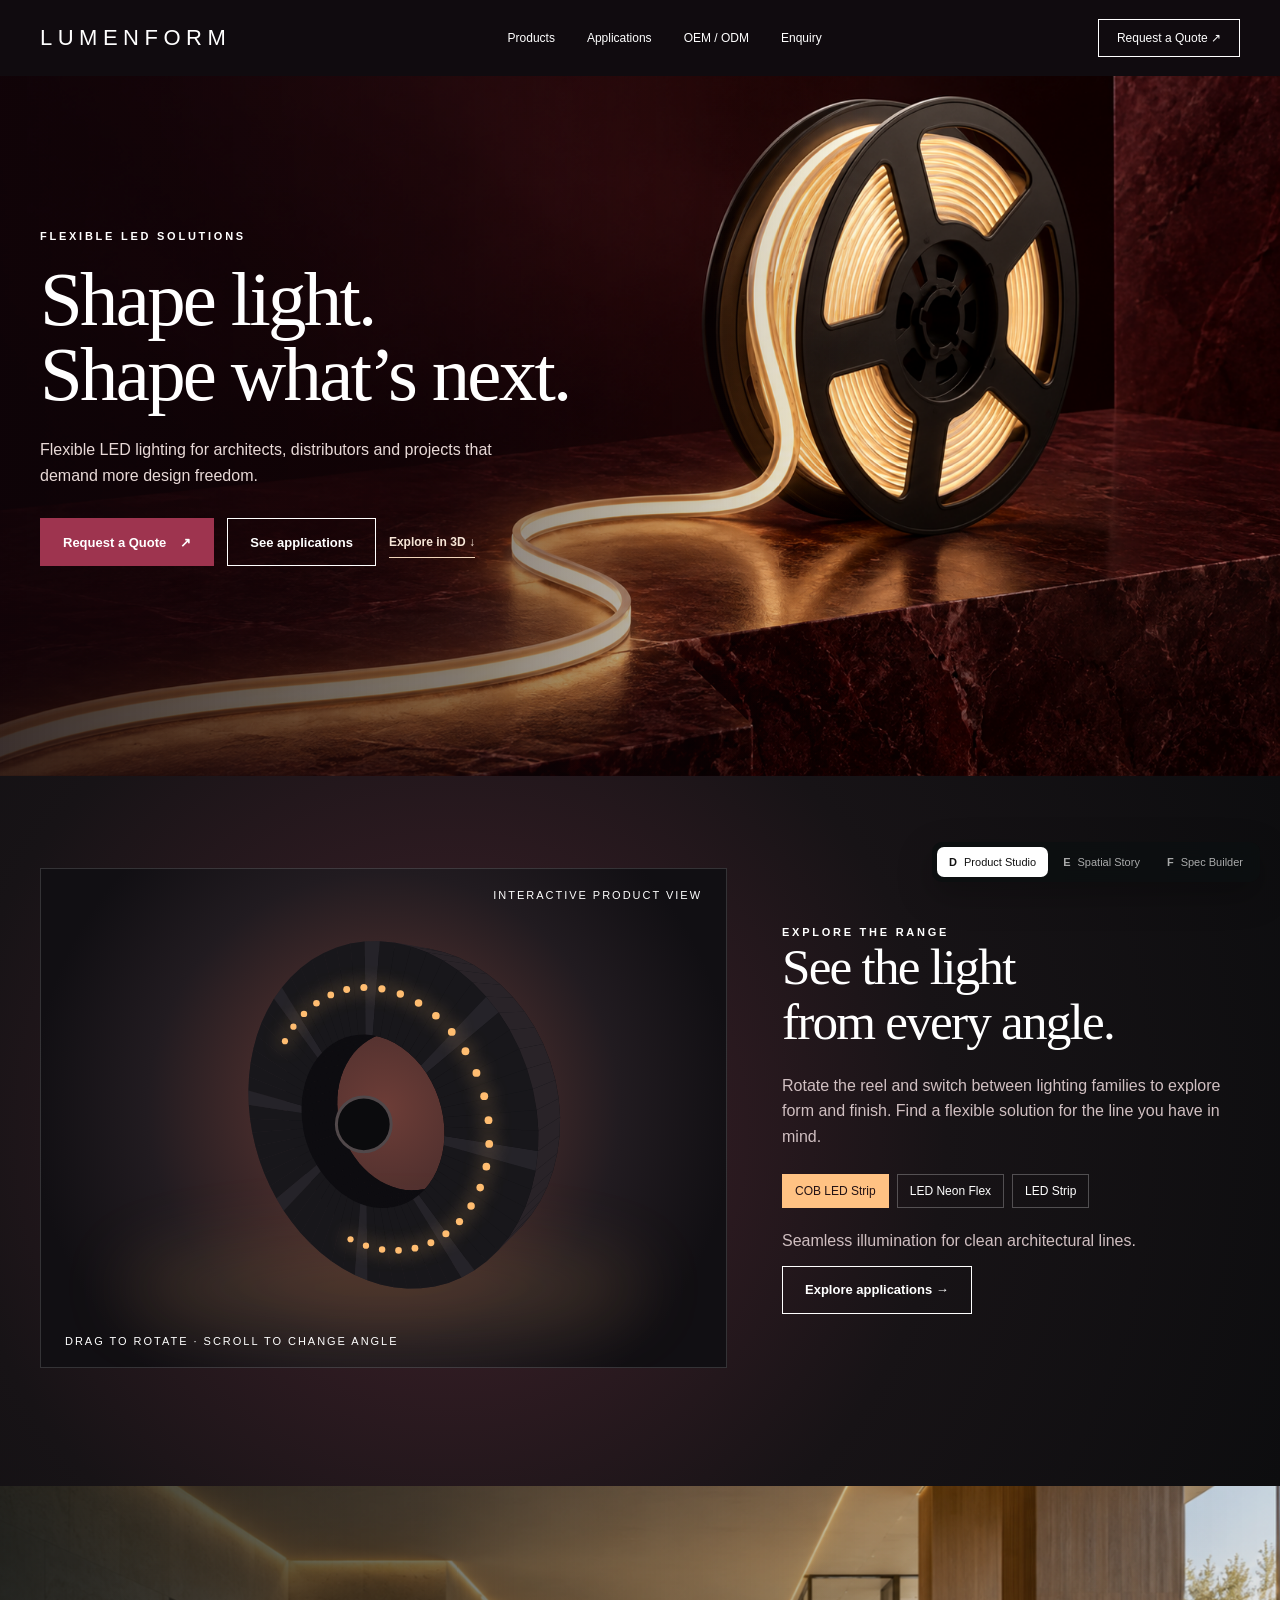
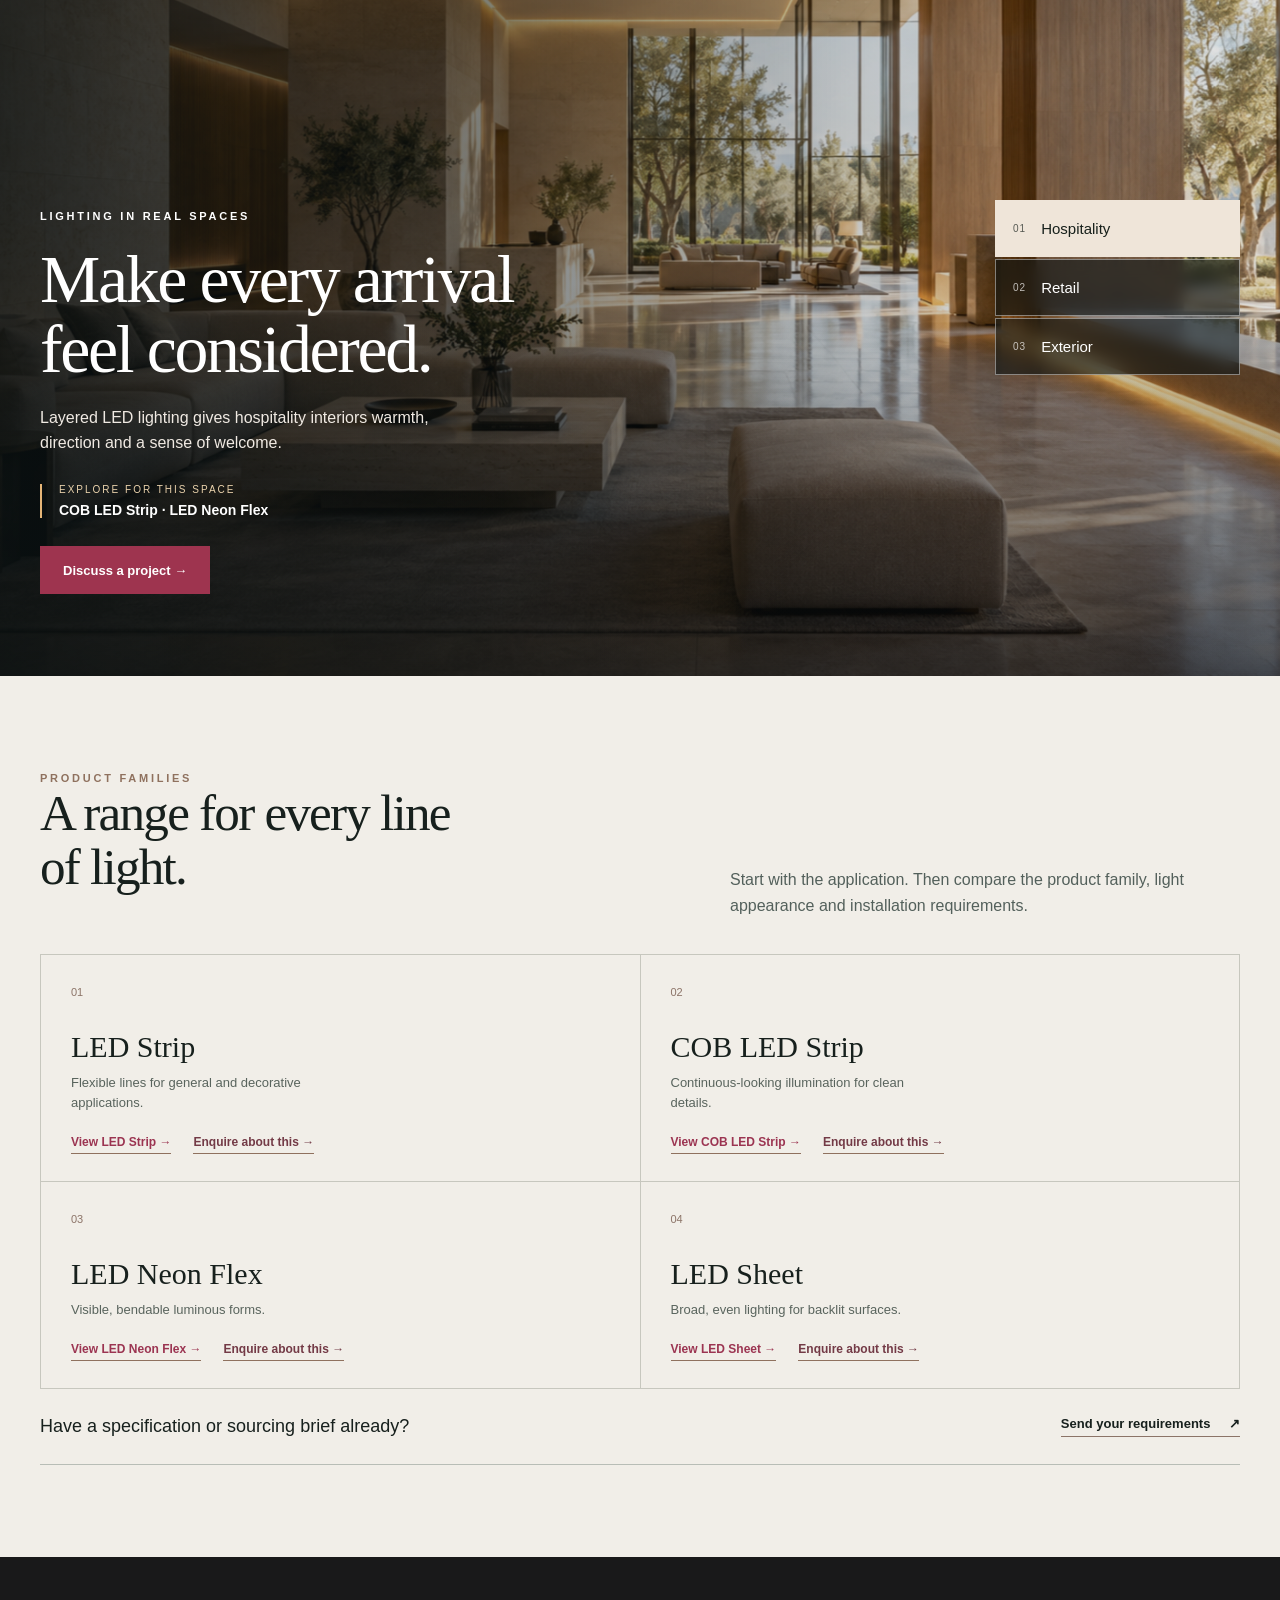
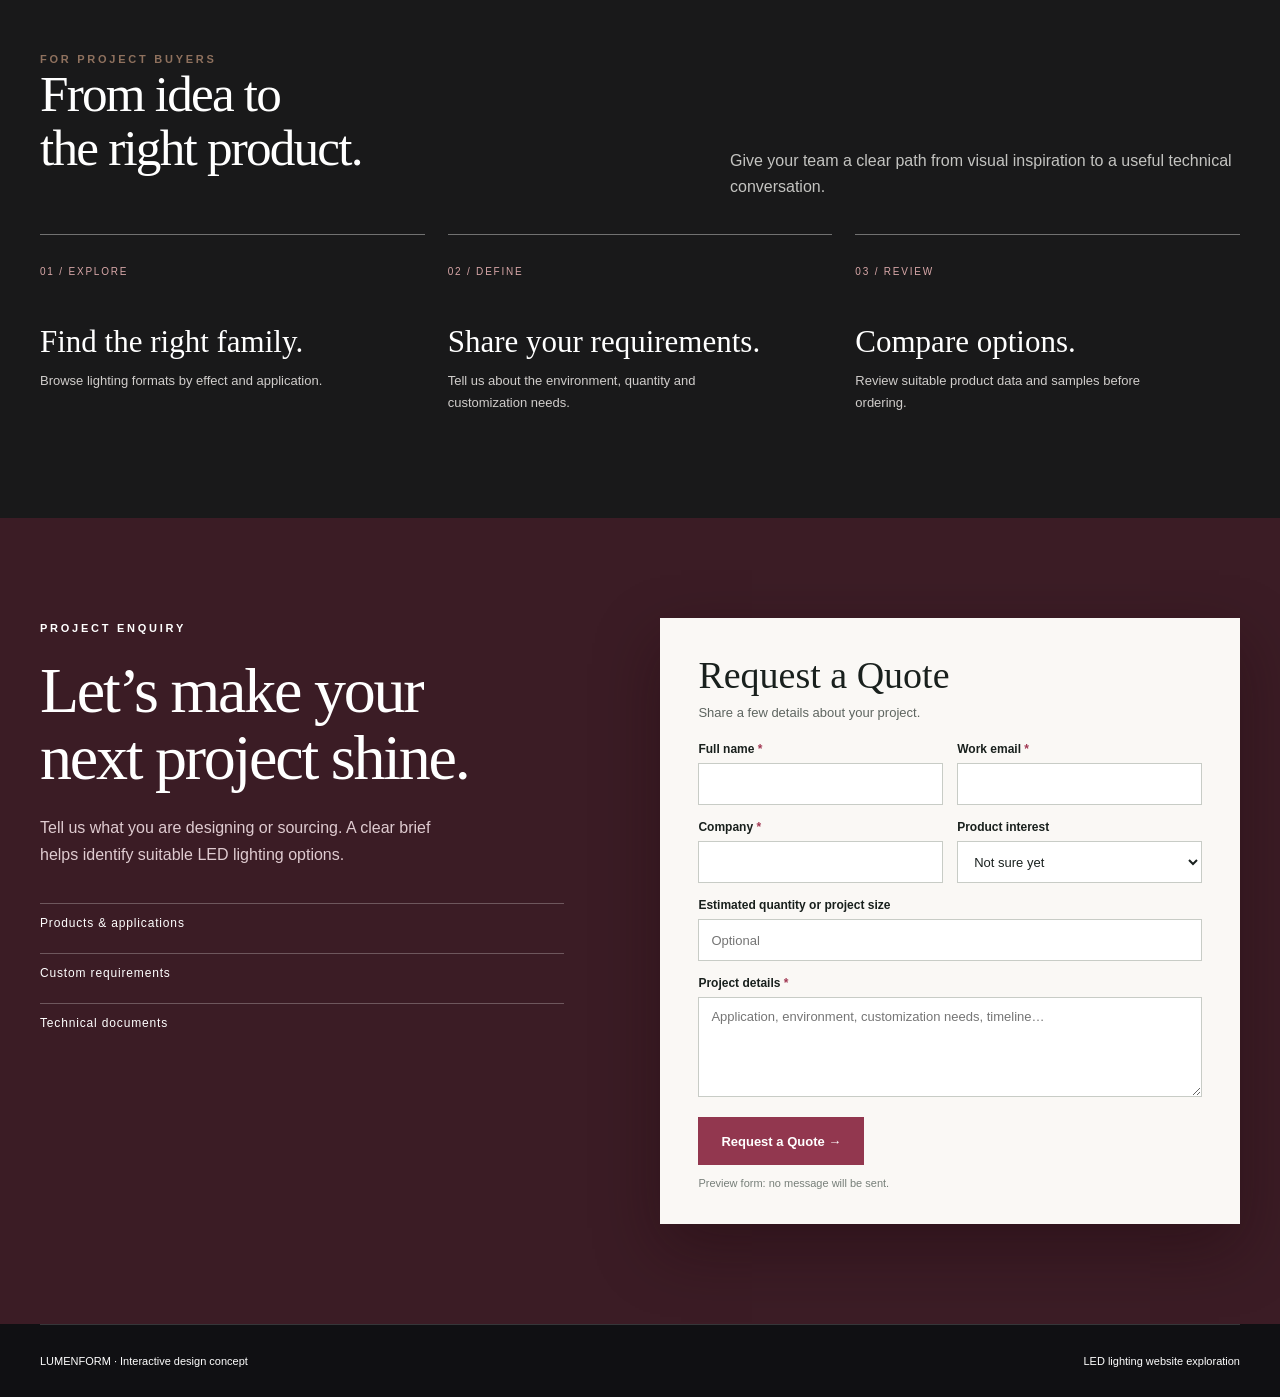
<file: interactive/index.html>
<!doctype html>
<html lang="en">
<head>
  <meta charset="utf-8">
  <meta name="viewport" content="width=device-width, initial-scale=1">
  <meta name="description" content="Three interactive LED lighting website concepts for B2B WordPress sites.">
  <title>LUMENFORM — Interactive website concepts</title>
  <link rel="stylesheet" href="styles.css">
</head>
<body>
  <div class="demo-switcher" aria-label="Choose a concept">
    <a href="?theme=d" data-theme-link="d"><span>D</span> Product Studio</a>
    <a href="?theme=e" data-theme-link="e"><span>E</span> Spatial Story</a>
    <a href="?theme=f" data-theme-link="f"><span>F</span> Spec Builder</a>
  </div>
  <div class="scroll-progress" aria-hidden="true"></div>
  <main id="app"></main>
  <script src="app.js" defer></script>
</body>
</html>
</file>
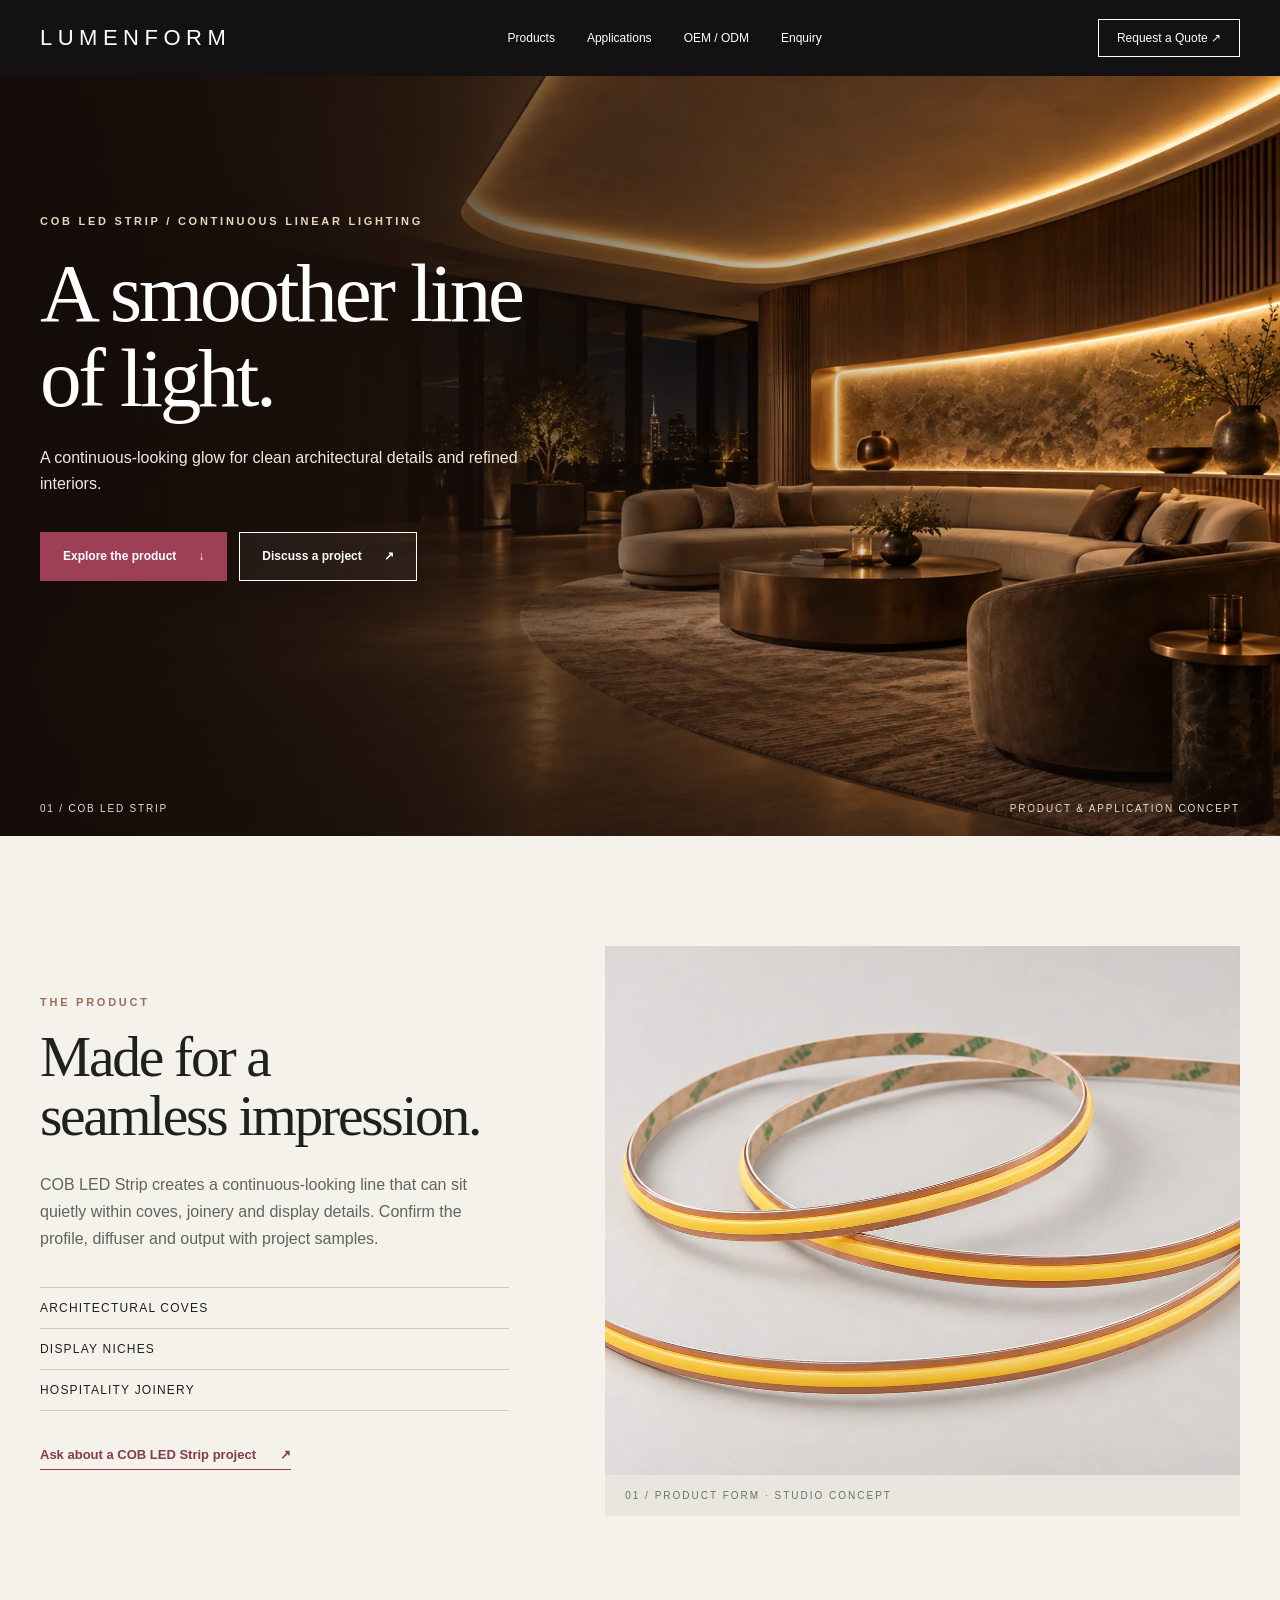
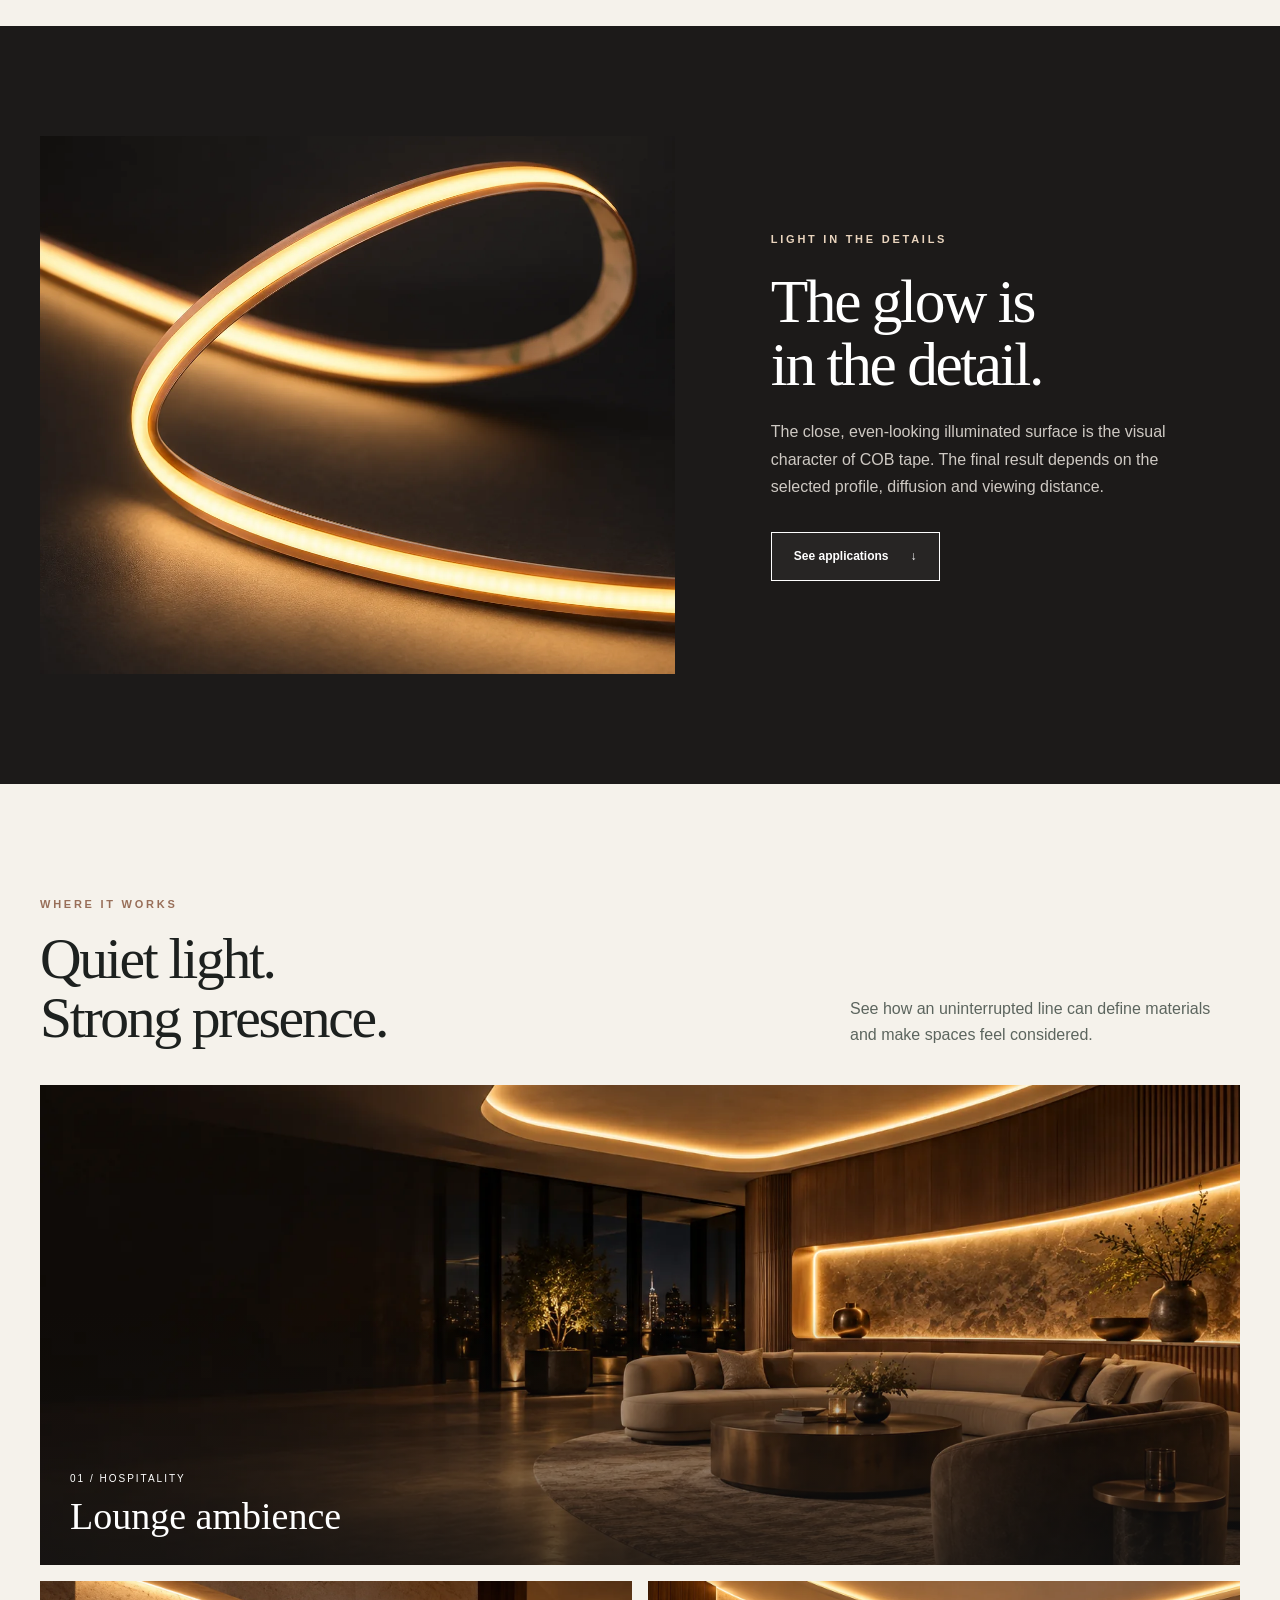
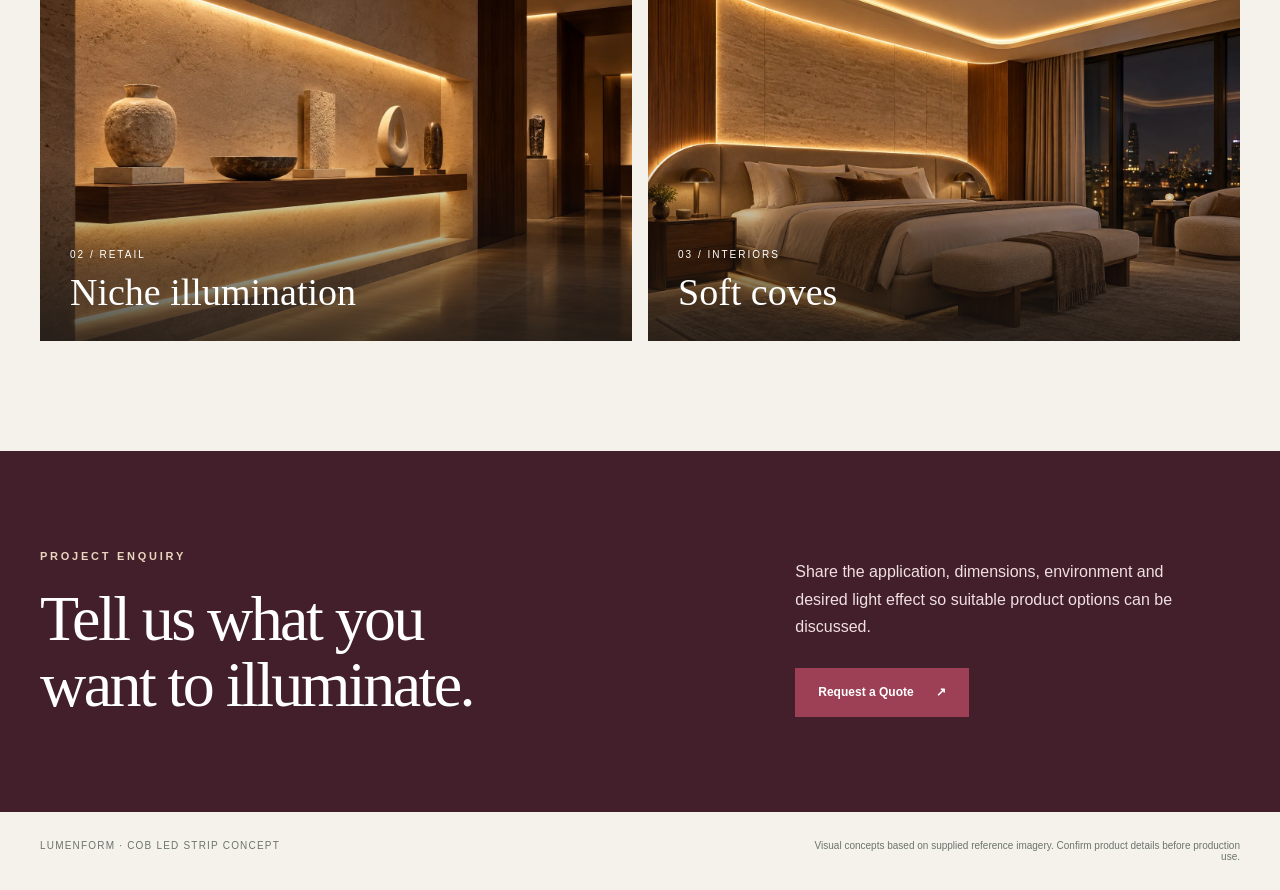
<file: interactive/cob-led-strip.html>
<!doctype html>
<html lang="en">
<head>
  <meta charset="utf-8">
  <meta name="viewport" content="width=device-width, initial-scale=1">
  <meta name="description" content="Explore COB LED Strip product imagery and architectural applications for project enquiries.">
  <title>COB LED Strip — LUMENFORM</title>
  <link rel="stylesheet" href="product-page.css">
</head>
<body>
  <header class="site-header">
    <a class="brand" href="./?theme=d" aria-label="Lumenform home">LUMENFORM</a>
    <nav class="nav" aria-label="Main navigation">
      <a href="./?theme=d#catalog">Products</a><a href="./?theme=d#applications">Applications</a><a href="./?theme=d#process">OEM / ODM</a><a href="./?theme=d#contact">Enquiry</a>
    </nav>
    <a class="header-cta" href="./?theme=d&amp;product=COB%20LED%20Strip#contact">Request a Quote ↗</a>
  </header>
  <main>
    <section class="hero" aria-labelledby="hero-title">
      <img src="assets/cob-led-strip/hero.webp" alt="Hotel lounge with soft integrated continuous-looking linear lighting" fetchpriority="high">
      <div class="hero-shade"></div>
      <div class="hero-content container"><span class="eyebrow">COB LED STRIP / CONTINUOUS LINEAR LIGHTING</span><h1 id="hero-title">A smoother line<br>of light.</h1><p>A continuous-looking glow for clean architectural details and refined interiors.</p>
        <div class="hero-actions"><a class="button button-filled" href="#product">Explore the product <span aria-hidden="true">↓</span></a><a class="button button-ghost" href="./?theme=d&amp;product=COB%20LED%20Strip#contact">Discuss a project <span aria-hidden="true">↗</span></a></div>
      </div>
      <div class="hero-index container"><span>01 / COB LED STRIP</span><span>PRODUCT & APPLICATION CONCEPT</span></div>
    </section>
    <section class="intro section container" id="product" aria-labelledby="product-title">
      <div class="intro-copy"><span class="eyebrow dark">THE PRODUCT</span><h2 id="product-title">Made for a<br>seamless impression.</h2><p>COB LED Strip creates a continuous-looking line that can sit quietly within coves, joinery and display details. Confirm the profile, diffuser and output with project samples.</p>
        <ul class="use-list" aria-label="Application ideas"><li>Architectural coves</li><li>Display niches</li><li>Hospitality joinery</li></ul>
        <a class="text-link" href="./?theme=d&amp;product=COB%20LED%20Strip#contact">Ask about a COB LED Strip project <span aria-hidden="true">↗</span></a>
      </div>
      <figure class="product-figure"><img src="assets/cob-led-strip/studio.webp" alt="Coiled COB LED strip with a continuous phosphor light surface" loading="lazy"><figcaption>01 / PRODUCT FORM · STUDIO CONCEPT</figcaption></figure>
    </section>
    <section class="detail section" aria-labelledby="detail-title"><div class="container detail-grid">
      <figure class="detail-figure"><img src="assets/cob-led-strip/lit-detail.webp" alt="Close-up of warm illuminated continuous-looking COB LED strip" loading="lazy"></figure>
      <div class="detail-copy"><span class="eyebrow">LIGHT IN THE DETAILS</span><h2 id="detail-title">The glow is<br>in the detail.</h2><p>The close, even-looking illuminated surface is the visual character of COB tape. The final result depends on the selected profile, diffusion and viewing distance.</p><a class="button button-ghost" href="#applications">See applications <span aria-hidden="true">↓</span></a></div>
    </div></section>
    <section class="applications section container" id="applications" aria-labelledby="applications-title">
      <div class="section-heading"><div><span class="eyebrow dark">WHERE IT WORKS</span><h2 id="applications-title">Quiet light.<br>Strong presence.</h2></div><p>See how an uninterrupted line can define materials and make spaces feel considered.</p></div>
      <div class="application-grid"><article class="application-card wide"><img src="assets/cob-led-strip/hero.webp" alt="Hotel lounge with soft integrated continuous-looking linear lighting" loading="lazy"><div class="application-label"><span>01 / HOSPITALITY</span><h3>Lounge ambience</h3></div></article>
<article class="application-card"><img src="assets/cob-led-strip/application-a.webp" alt="Museum-style display niches highlighted by COB LED strip" loading="lazy"><div class="application-label"><span>02 / RETAIL</span><h3>Niche illumination</h3></div></article>
<article class="application-card"><img src="assets/cob-led-strip/application-b.webp" alt="Hotel suite with warm continuous-looking light in ceiling and headboard details" loading="lazy"><div class="application-label"><span>03 / INTERIORS</span><h3>Soft coves</h3></div></article></div>
    </section>
    <section class="closing" aria-labelledby="closing-title"><div class="container closing-grid"><div><span class="eyebrow">PROJECT ENQUIRY</span><h2 id="closing-title">Tell us what you<br>want to illuminate.</h2></div><div><p>Share the application, dimensions, environment and desired light effect so suitable product options can be discussed.</p><a class="button button-filled" href="./?theme=d&amp;product=COB%20LED%20Strip#contact">Request a Quote <span aria-hidden="true">↗</span></a></div></div></section>
  </main>
  <footer class="site-footer container"><span>LUMENFORM · COB LED STRIP CONCEPT</span><span>Visual concepts based on supplied reference imagery. Confirm product details before production use.</span></footer>
</body>
</html>
</file>
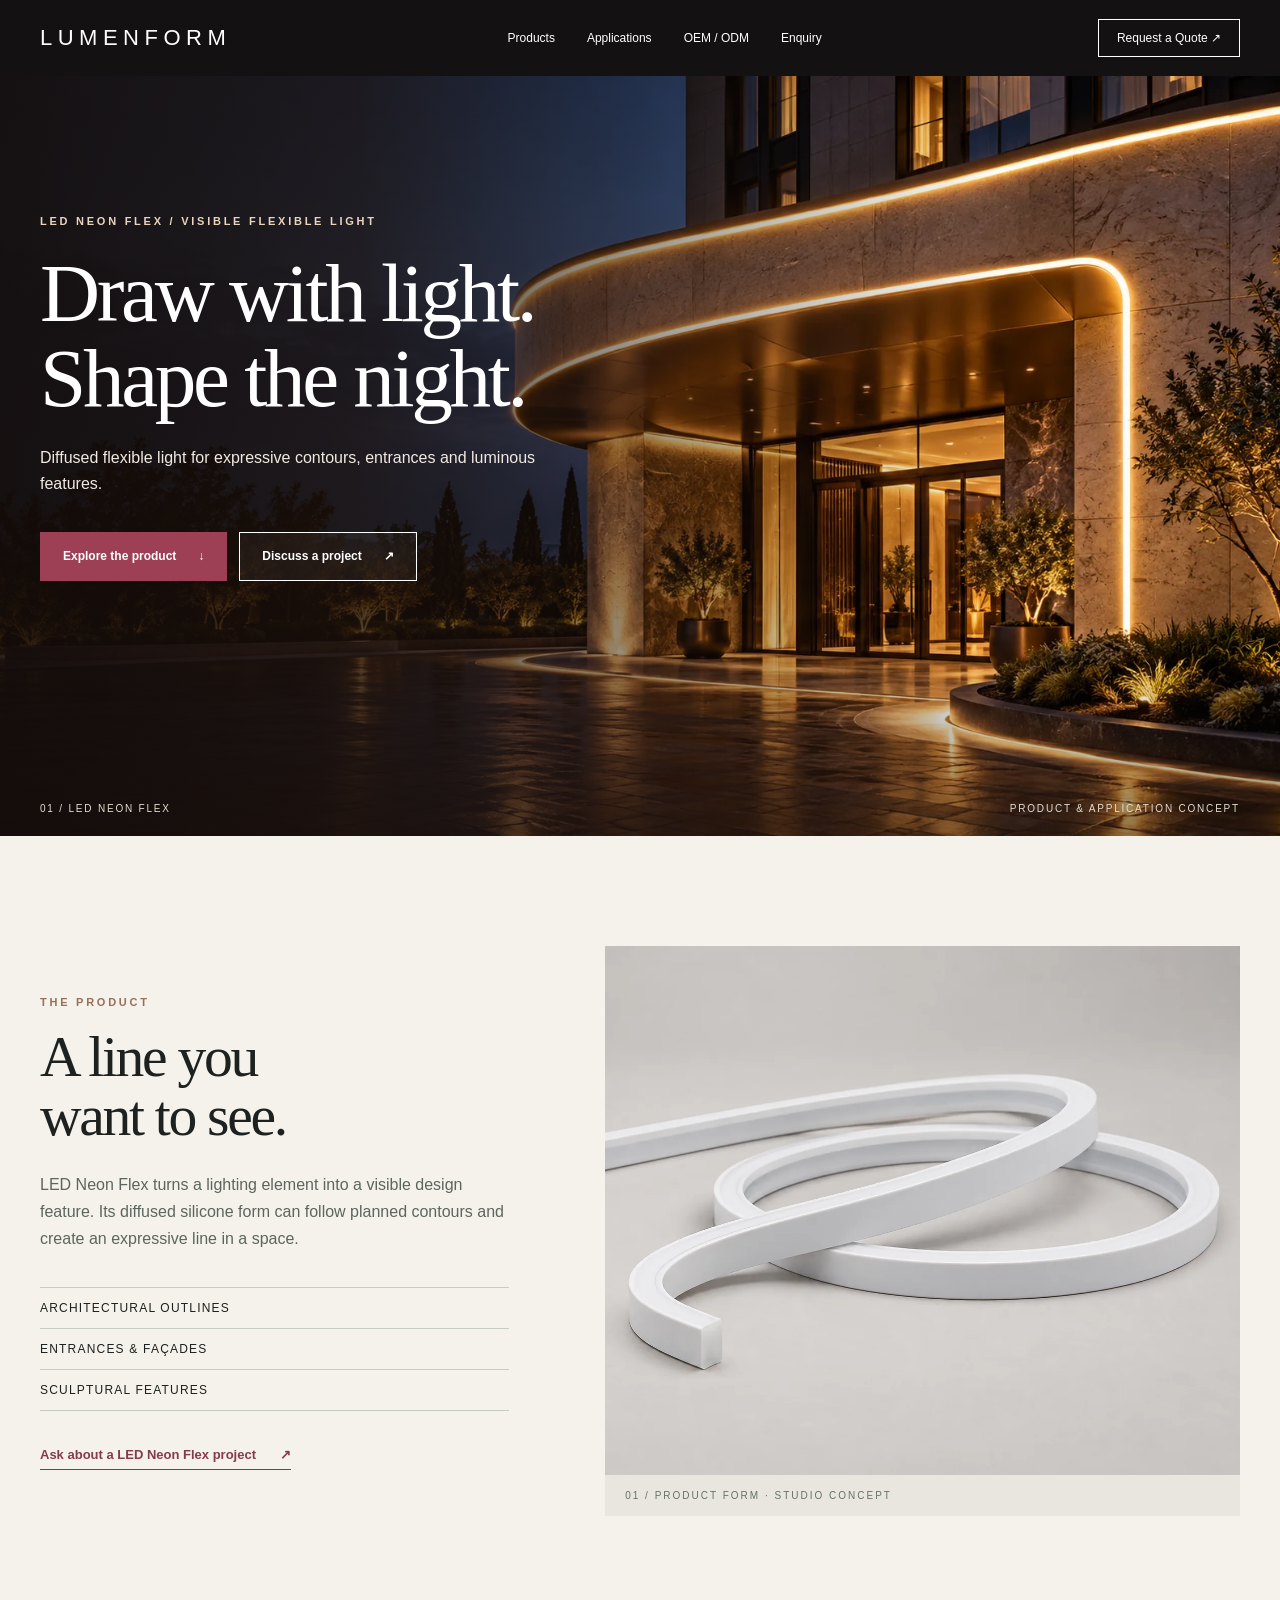
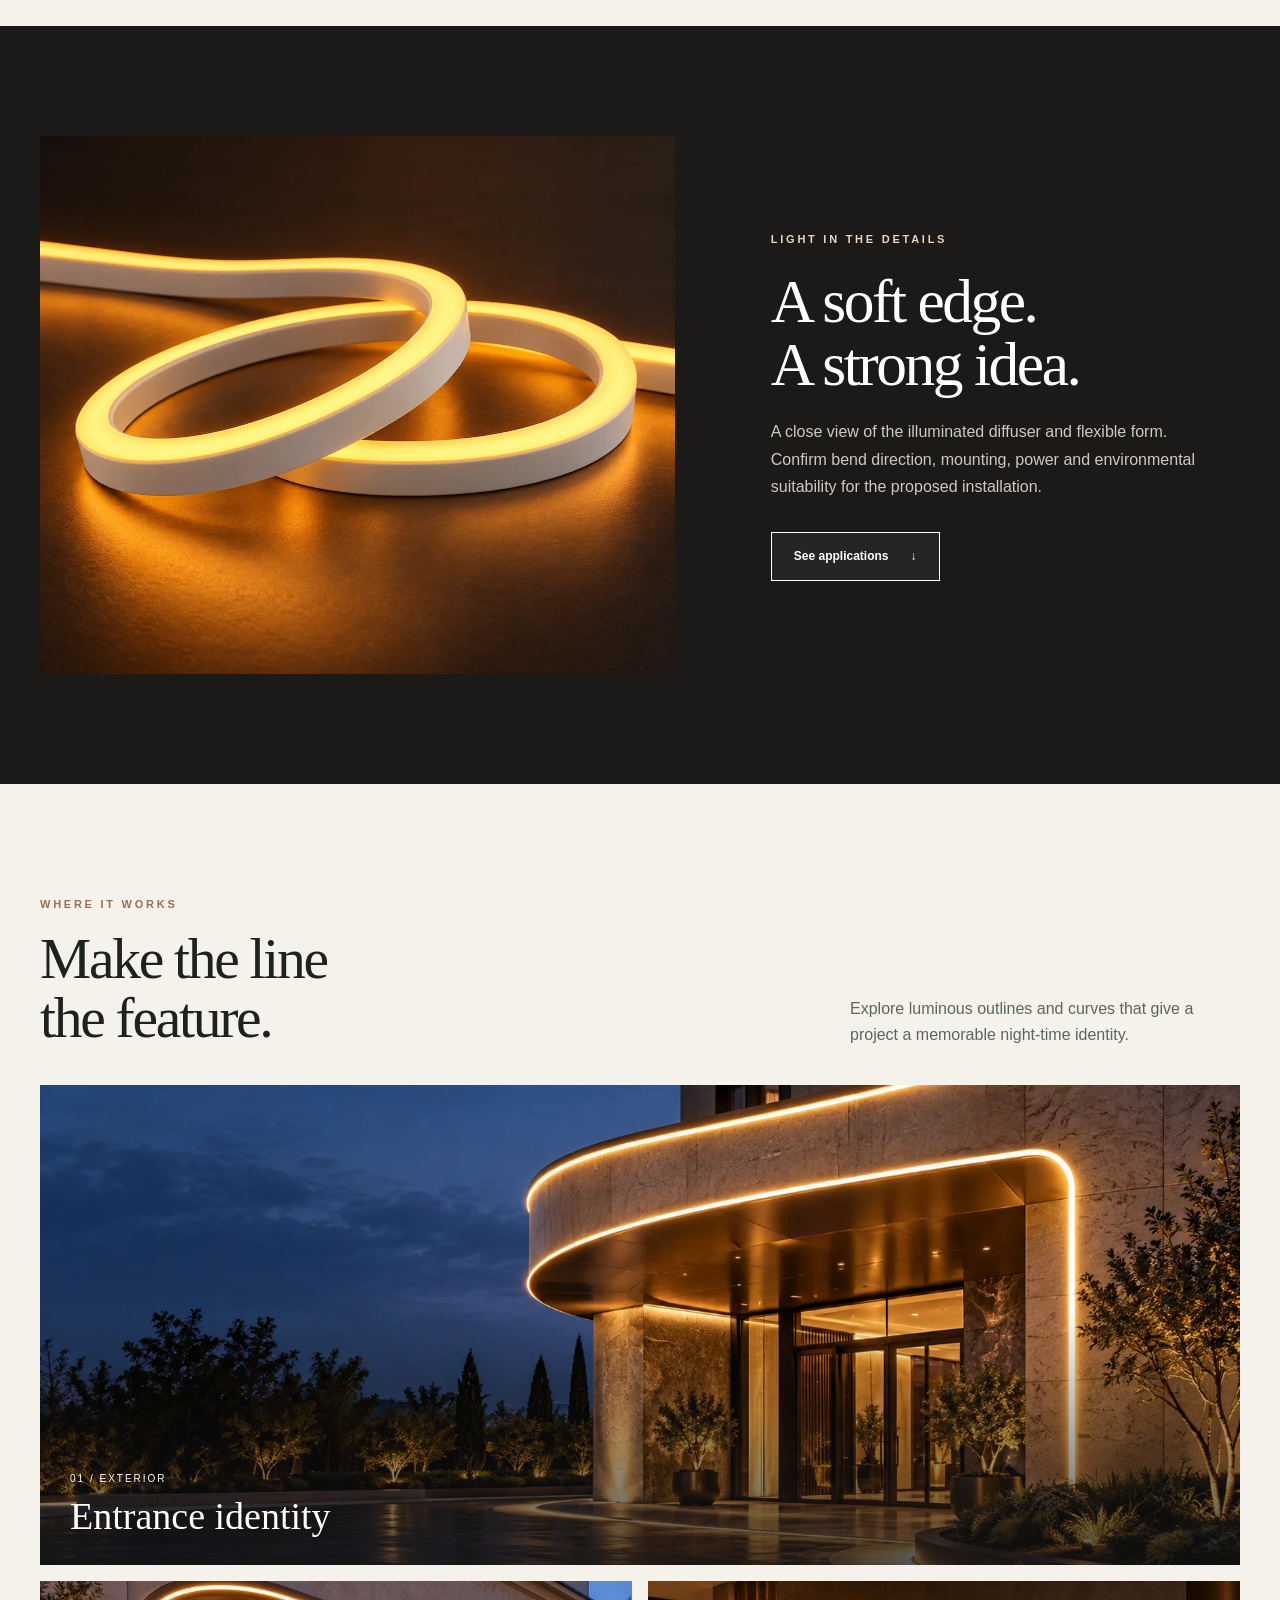
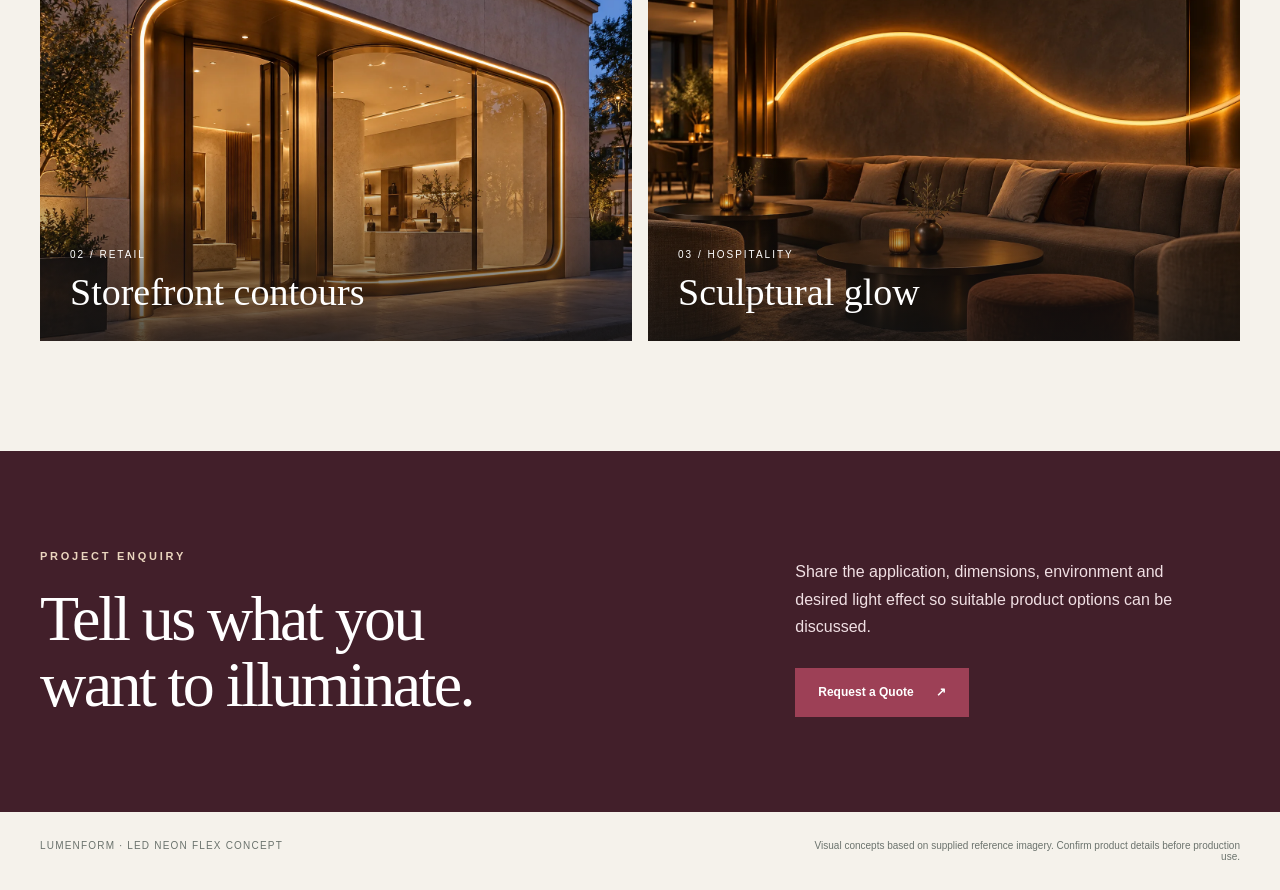
<file: interactive/led-neon-flex.html>
<!doctype html>
<html lang="en">
<head>
  <meta charset="utf-8">
  <meta name="viewport" content="width=device-width, initial-scale=1">
  <meta name="description" content="Explore LED Neon Flex product imagery and architectural applications for project enquiries.">
  <title>LED Neon Flex — LUMENFORM</title>
  <link rel="stylesheet" href="product-page.css">
</head>
<body>
  <header class="site-header">
    <a class="brand" href="./?theme=d" aria-label="Lumenform home">LUMENFORM</a>
    <nav class="nav" aria-label="Main navigation">
      <a href="./?theme=d#catalog">Products</a><a href="./?theme=d#applications">Applications</a><a href="./?theme=d#process">OEM / ODM</a><a href="./?theme=d#contact">Enquiry</a>
    </nav>
    <a class="header-cta" href="./?theme=d&amp;product=LED%20Neon%20Flex#contact">Request a Quote ↗</a>
  </header>
  <main>
    <section class="hero" aria-labelledby="hero-title">
      <img src="assets/led-neon-flex/hero.webp" alt="Hotel entrance with warm LED neon outlines on the facade" fetchpriority="high">
      <div class="hero-shade"></div>
      <div class="hero-content container"><span class="eyebrow">LED NEON FLEX / VISIBLE FLEXIBLE LIGHT</span><h1 id="hero-title">Draw with light.<br>Shape the night.</h1><p>Diffused flexible light for expressive contours, entrances and luminous features.</p>
        <div class="hero-actions"><a class="button button-filled" href="#product">Explore the product <span aria-hidden="true">↓</span></a><a class="button button-ghost" href="./?theme=d&amp;product=LED%20Neon%20Flex#contact">Discuss a project <span aria-hidden="true">↗</span></a></div>
      </div>
      <div class="hero-index container"><span>01 / LED NEON FLEX</span><span>PRODUCT & APPLICATION CONCEPT</span></div>
    </section>
    <section class="intro section container" id="product" aria-labelledby="product-title">
      <div class="intro-copy"><span class="eyebrow dark">THE PRODUCT</span><h2 id="product-title">A line you<br>want to see.</h2><p>LED Neon Flex turns a lighting element into a visible design feature. Its diffused silicone form can follow planned contours and create an expressive line in a space.</p>
        <ul class="use-list" aria-label="Application ideas"><li>Architectural outlines</li><li>Entrances &amp; façades</li><li>Sculptural features</li></ul>
        <a class="text-link" href="./?theme=d&amp;product=LED%20Neon%20Flex#contact">Ask about a LED Neon Flex project <span aria-hidden="true">↗</span></a>
      </div>
      <figure class="product-figure"><img src="assets/led-neon-flex/studio.webp" alt="Coiled unlit white silicone LED Neon Flex strip on a studio background" loading="lazy"><figcaption>01 / PRODUCT FORM · STUDIO CONCEPT</figcaption></figure>
    </section>
    <section class="detail section" aria-labelledby="detail-title"><div class="container detail-grid">
      <figure class="detail-figure"><img src="assets/led-neon-flex/lit-detail.webp" alt="Close-up of glowing warm amber LED Neon Flex curved into a loop" loading="lazy"></figure>
      <div class="detail-copy"><span class="eyebrow">LIGHT IN THE DETAILS</span><h2 id="detail-title">A soft edge.<br>A strong idea.</h2><p>A close view of the illuminated diffuser and flexible form. Confirm bend direction, mounting, power and environmental suitability for the proposed installation.</p><a class="button button-ghost" href="#applications">See applications <span aria-hidden="true">↓</span></a></div>
    </div></section>
    <section class="applications section container" id="applications" aria-labelledby="applications-title">
      <div class="section-heading"><div><span class="eyebrow dark">WHERE IT WORKS</span><h2 id="applications-title">Make the line<br>the feature.</h2></div><p>Explore luminous outlines and curves that give a project a memorable night-time identity.</p></div>
      <div class="application-grid"><article class="application-card wide"><img src="assets/led-neon-flex/hero.webp" alt="Hotel entrance with warm LED neon outlines on the facade" loading="lazy"><div class="application-label"><span>01 / EXTERIOR</span><h3>Entrance identity</h3></div></article>
<article class="application-card"><img src="assets/led-neon-flex/application-a.webp" alt="Boutique shopfront with a continuous LED neon outline" loading="lazy"><div class="application-label"><span>02 / RETAIL</span><h3>Storefront contours</h3></div></article>
<article class="application-card"><img src="assets/led-neon-flex/application-b.webp" alt="Hospitality lounge with flowing LED neon feature lighting" loading="lazy"><div class="application-label"><span>03 / HOSPITALITY</span><h3>Sculptural glow</h3></div></article></div>
    </section>
    <section class="closing" aria-labelledby="closing-title"><div class="container closing-grid"><div><span class="eyebrow">PROJECT ENQUIRY</span><h2 id="closing-title">Tell us what you<br>want to illuminate.</h2></div><div><p>Share the application, dimensions, environment and desired light effect so suitable product options can be discussed.</p><a class="button button-filled" href="./?theme=d&amp;product=LED%20Neon%20Flex#contact">Request a Quote <span aria-hidden="true">↗</span></a></div></div></section>
  </main>
  <footer class="site-footer container"><span>LUMENFORM · LED NEON FLEX CONCEPT</span><span>Visual concepts based on supplied reference imagery. Confirm product details before production use.</span></footer>
</body>
</html>
</file>
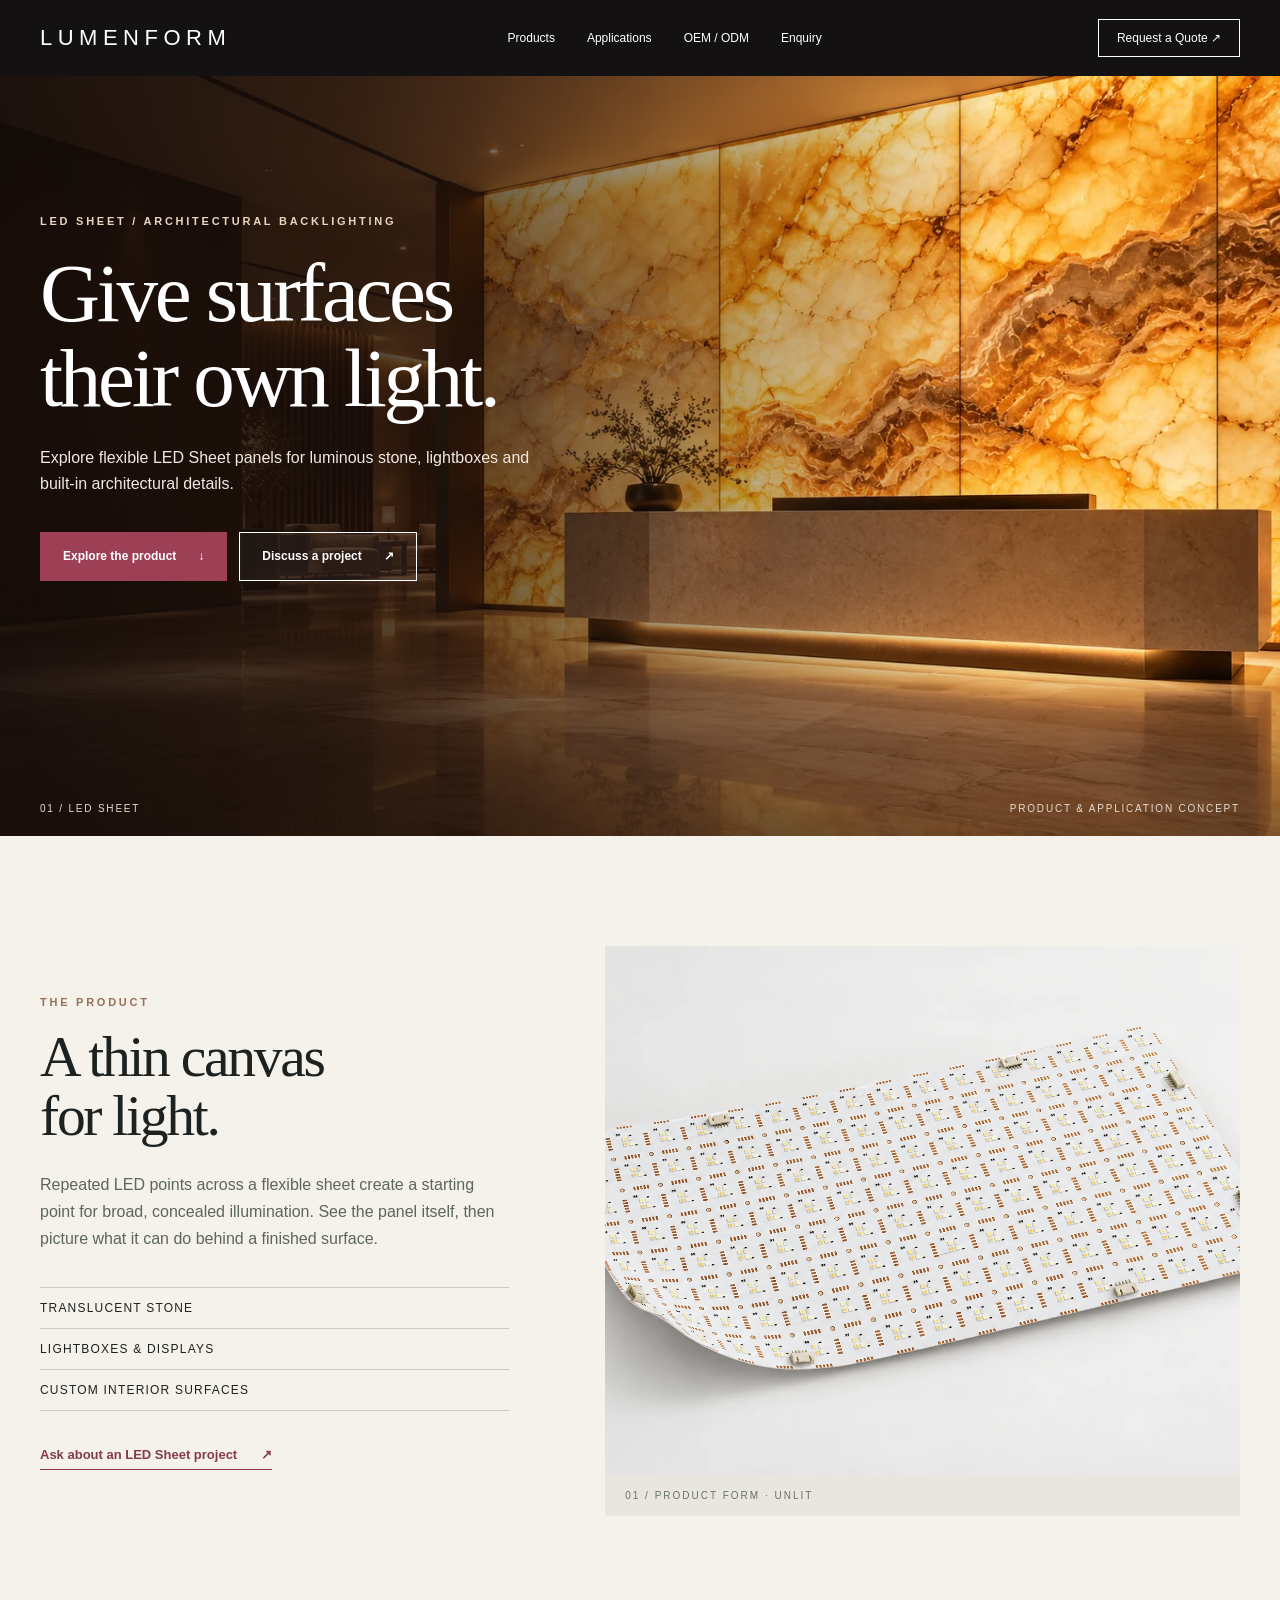
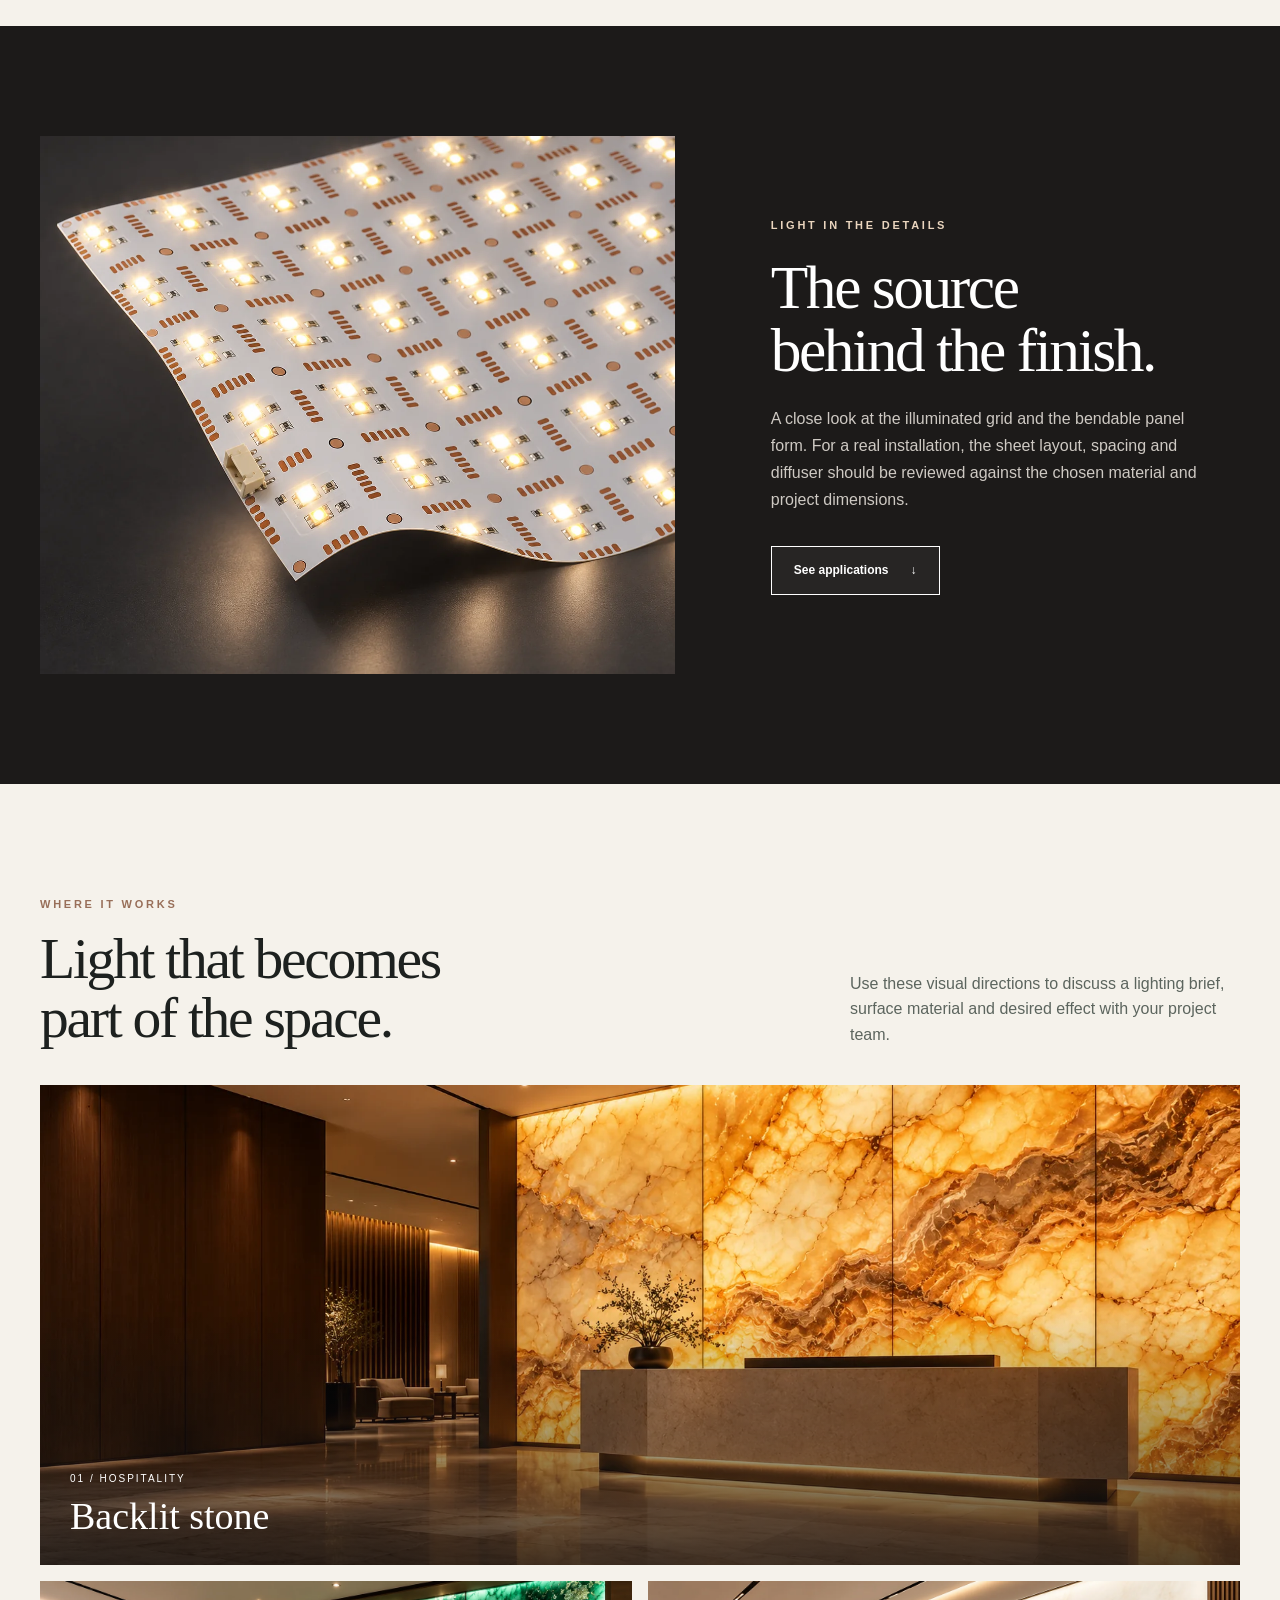
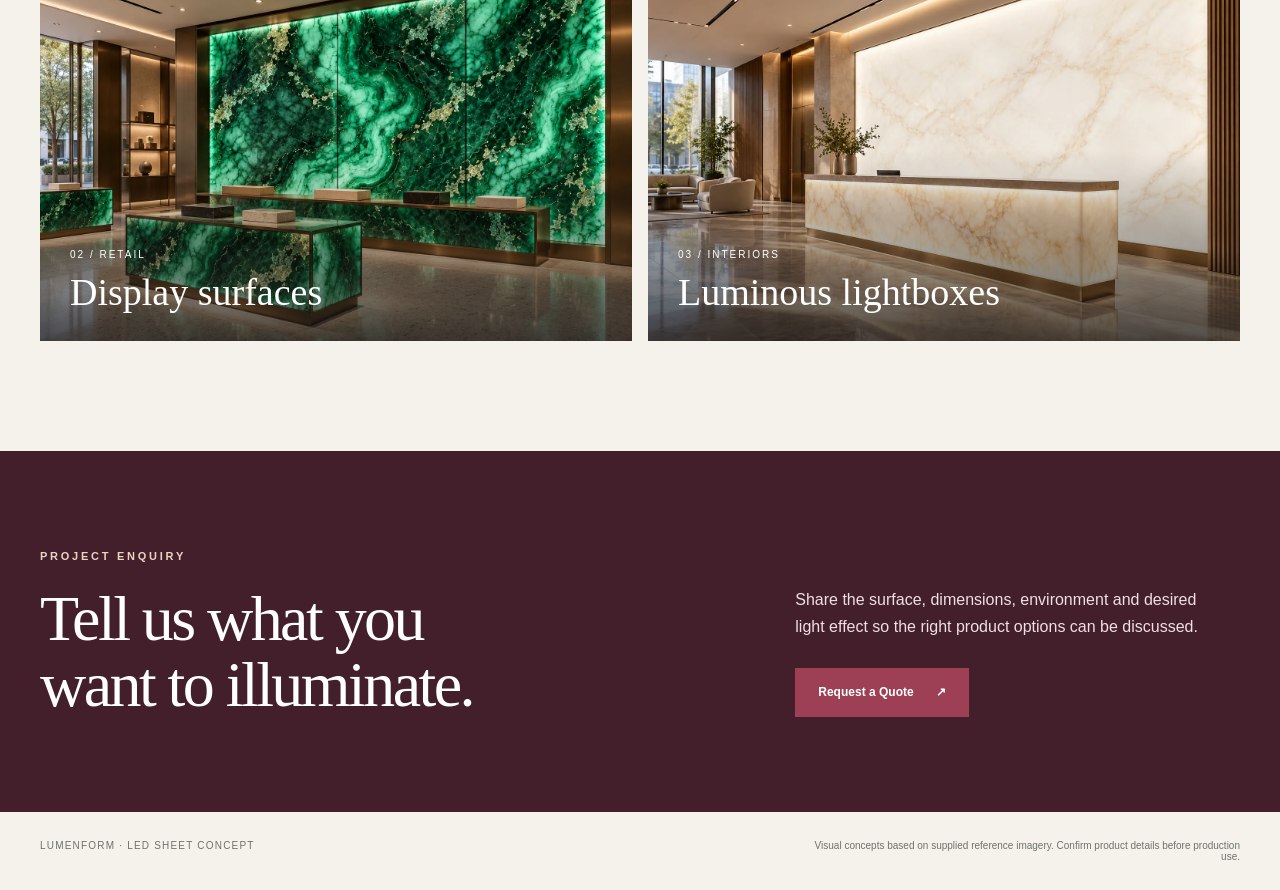
<file: interactive/led-sheet.html>
<!doctype html>
<html lang="en">
<head>
  <meta charset="utf-8">
  <meta name="viewport" content="width=device-width, initial-scale=1">
  <meta name="description" content="Explore LED Sheet product imagery and backlit architectural applications for project enquiries.">
  <title>LED Sheet — LUMENFORM</title>
  <link rel="stylesheet" href="product-page.css">
</head>
<body>
  <header class="site-header">
    <a class="brand" href="./?theme=d" aria-label="Lumenform home">LUMENFORM</a>
    <nav class="nav" aria-label="Main navigation">
      <a href="./?theme=d#catalog">Products</a>
      <a href="./?theme=d#applications">Applications</a>
      <a href="./?theme=d#process">OEM / ODM</a>
      <a href="./?theme=d#contact">Enquiry</a>
    </nav>
    <a class="header-cta" href="./?theme=d&amp;product=LED%20Sheet#contact">Request a Quote ↗</a>
  </header>

  <main>
    <section class="hero" aria-labelledby="hero-title">
      <img src="assets/led-sheet/application-hotel-onyx.webp" alt="Warmly illuminated translucent stone wall in a contemporary hotel lobby" fetchpriority="high">
      <div class="hero-shade"></div>
      <div class="hero-content container">
        <span class="eyebrow">LED SHEET / ARCHITECTURAL BACKLIGHTING</span>
        <h1 id="hero-title">Give surfaces<br>their own light.</h1>
        <p>Explore flexible LED Sheet panels for luminous stone, lightboxes and built-in architectural details.</p>
        <div class="hero-actions">
          <a class="button button-filled" href="#product">Explore the product <span aria-hidden="true">↓</span></a>
          <a class="button button-ghost" href="./?theme=d&amp;product=LED%20Sheet#contact">Discuss a project <span aria-hidden="true">↗</span></a>
        </div>
      </div>
      <div class="hero-index container"><span>01 / LED SHEET</span><span>PRODUCT & APPLICATION CONCEPT</span></div>
    </section>

    <section class="intro section container" id="product" aria-labelledby="product-title">
      <div class="intro-copy">
        <span class="eyebrow dark">THE PRODUCT</span>
        <h2 id="product-title">A thin canvas<br>for light.</h2>
        <p>Repeated LED points across a flexible sheet create a starting point for broad, concealed illumination. See the panel itself, then picture what it can do behind a finished surface.</p>
        <ul class="use-list" aria-label="Application ideas">
          <li>Translucent stone</li>
          <li>Lightboxes & displays</li>
          <li>Custom interior surfaces</li>
        </ul>
        <a class="text-link" href="./?theme=d&amp;product=LED%20Sheet#contact">Ask about an LED Sheet project <span aria-hidden="true">↗</span></a>
      </div>
      <figure class="product-figure">
        <img src="assets/led-sheet/led-sheet-studio.webp" alt="White flexible LED Sheet panel showing its regular LED grid and thin profile" loading="lazy">
        <figcaption>01 / PRODUCT FORM · UNLIT</figcaption>
      </figure>
    </section>

    <section class="detail section" aria-labelledby="detail-title">
      <div class="container detail-grid">
        <figure class="detail-figure">
          <img src="assets/led-sheet/led-sheet-lit-detail.webp" alt="Close detail of the flexible LED Sheet with warm white LED points illuminated" loading="lazy">
        </figure>
        <div class="detail-copy">
          <span class="eyebrow">LIGHT IN THE DETAILS</span>
          <h2 id="detail-title">The source<br>behind the finish.</h2>
          <p>A close look at the illuminated grid and the bendable panel form. For a real installation, the sheet layout, spacing and diffuser should be reviewed against the chosen material and project dimensions.</p>
          <a class="button button-ghost" href="#applications">See applications <span aria-hidden="true">↓</span></a>
        </div>
      </div>
    </section>

    <section class="applications section container" id="applications" aria-labelledby="applications-title">
      <div class="section-heading">
        <div><span class="eyebrow dark">WHERE IT WORKS</span><h2 id="applications-title">Light that becomes<br>part of the space.</h2></div>
        <p>Use these visual directions to discuss a lighting brief, surface material and desired effect with your project team.</p>
      </div>
      <div class="application-grid">
        <article class="application-card wide">
          <img src="assets/led-sheet/application-hotel-onyx.webp" alt="Amber onyx reception wall with even backlighting" loading="lazy">
          <div class="application-label"><span>01 / HOSPITALITY</span><h3>Backlit stone</h3></div>
        </article>
        <article class="application-card">
          <img src="assets/led-sheet/application-retail-green-stone.webp" alt="Emerald stone feature wall and display plinths in a retail interior" loading="lazy">
          <div class="application-label"><span>02 / RETAIL</span><h3>Display surfaces</h3></div>
        </article>
        <article class="application-card">
          <img src="assets/led-sheet/application-showroom-lightbox.webp" alt="Evenly illuminated pale stone wall and counter in a showroom" loading="lazy">
          <div class="application-label"><span>03 / INTERIORS</span><h3>Luminous lightboxes</h3></div>
        </article>
      </div>
    </section>

    <section class="closing" aria-labelledby="closing-title">
      <div class="container closing-grid">
        <div><span class="eyebrow">PROJECT ENQUIRY</span><h2 id="closing-title">Tell us what you<br>want to illuminate.</h2></div>
        <div><p>Share the surface, dimensions, environment and desired light effect so the right product options can be discussed.</p><a class="button button-filled" href="./?theme=d&amp;product=LED%20Sheet#contact">Request a Quote <span aria-hidden="true">↗</span></a></div>
      </div>
    </section>
  </main>

  <footer class="site-footer container"><span>LUMENFORM · LED SHEET CONCEPT</span><span>Visual concepts based on supplied reference imagery. Confirm product details before production use.</span></footer>
</body>
</html>
</file>
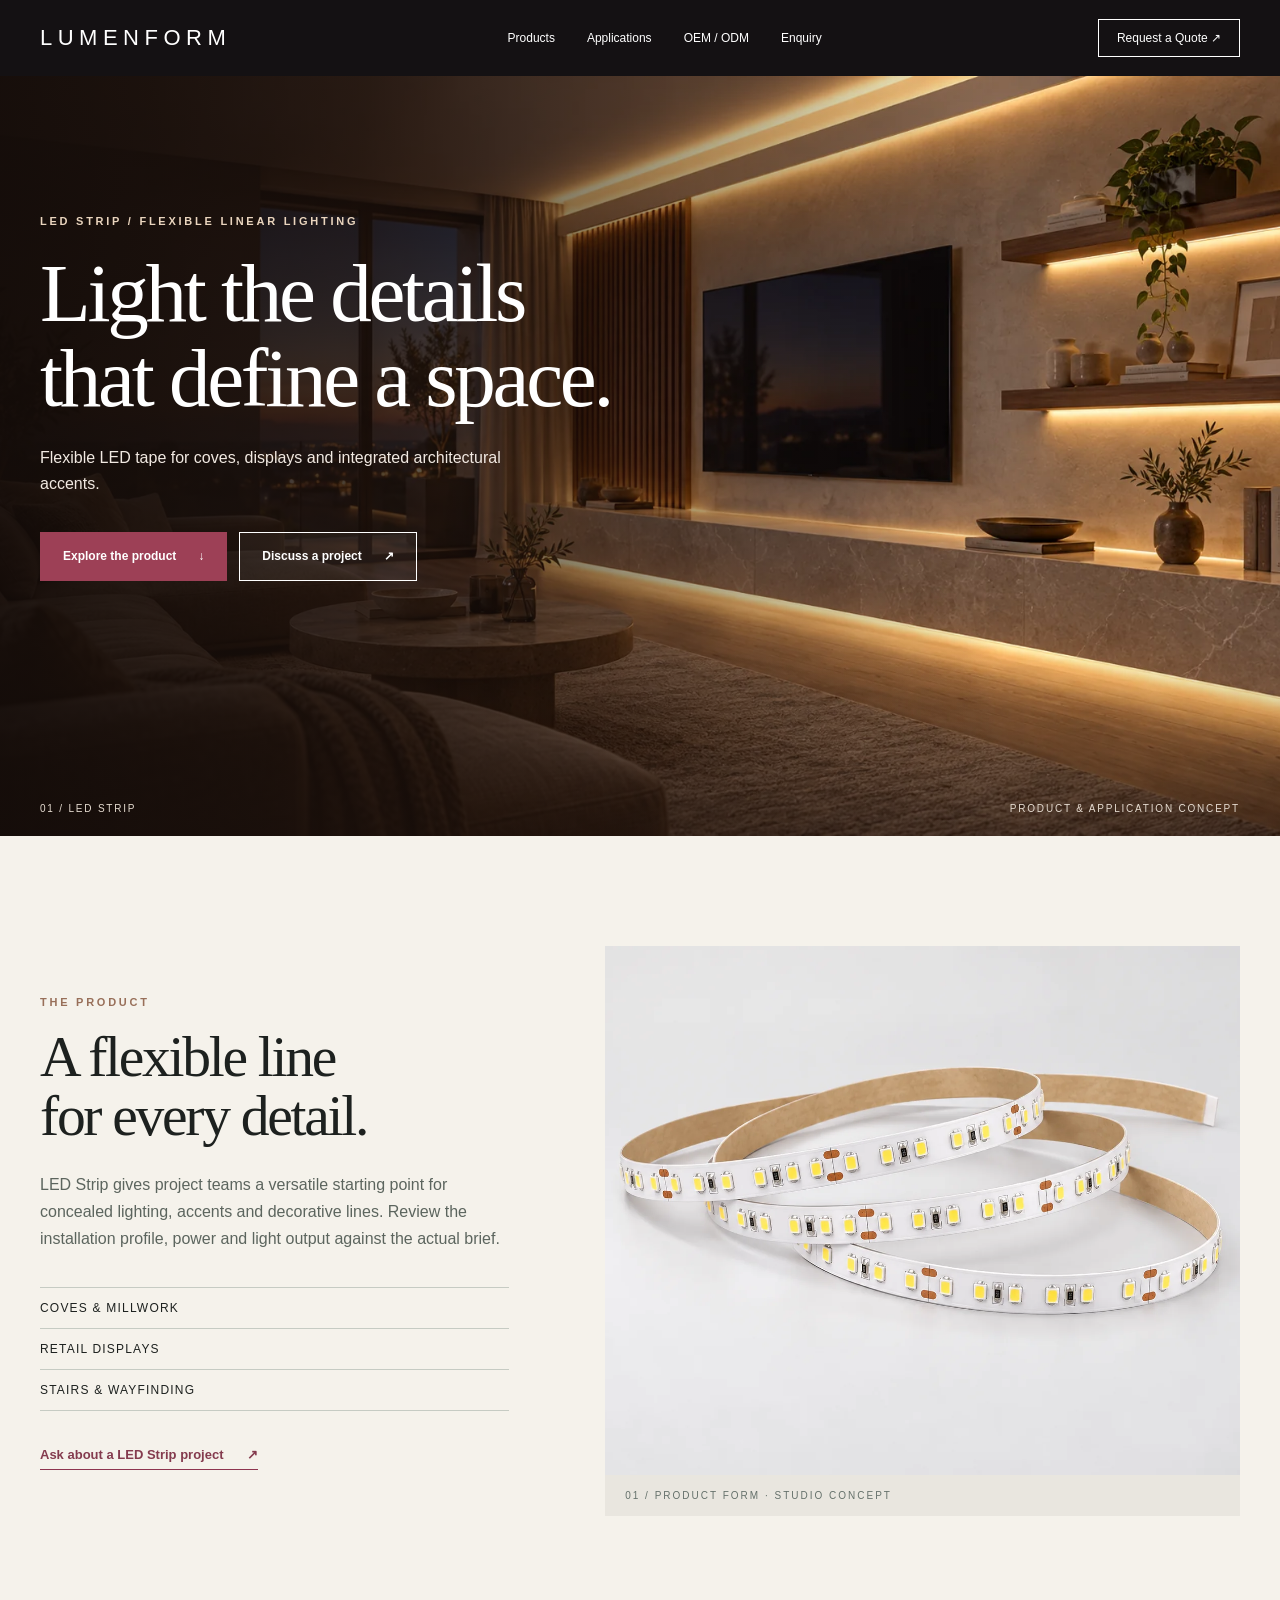
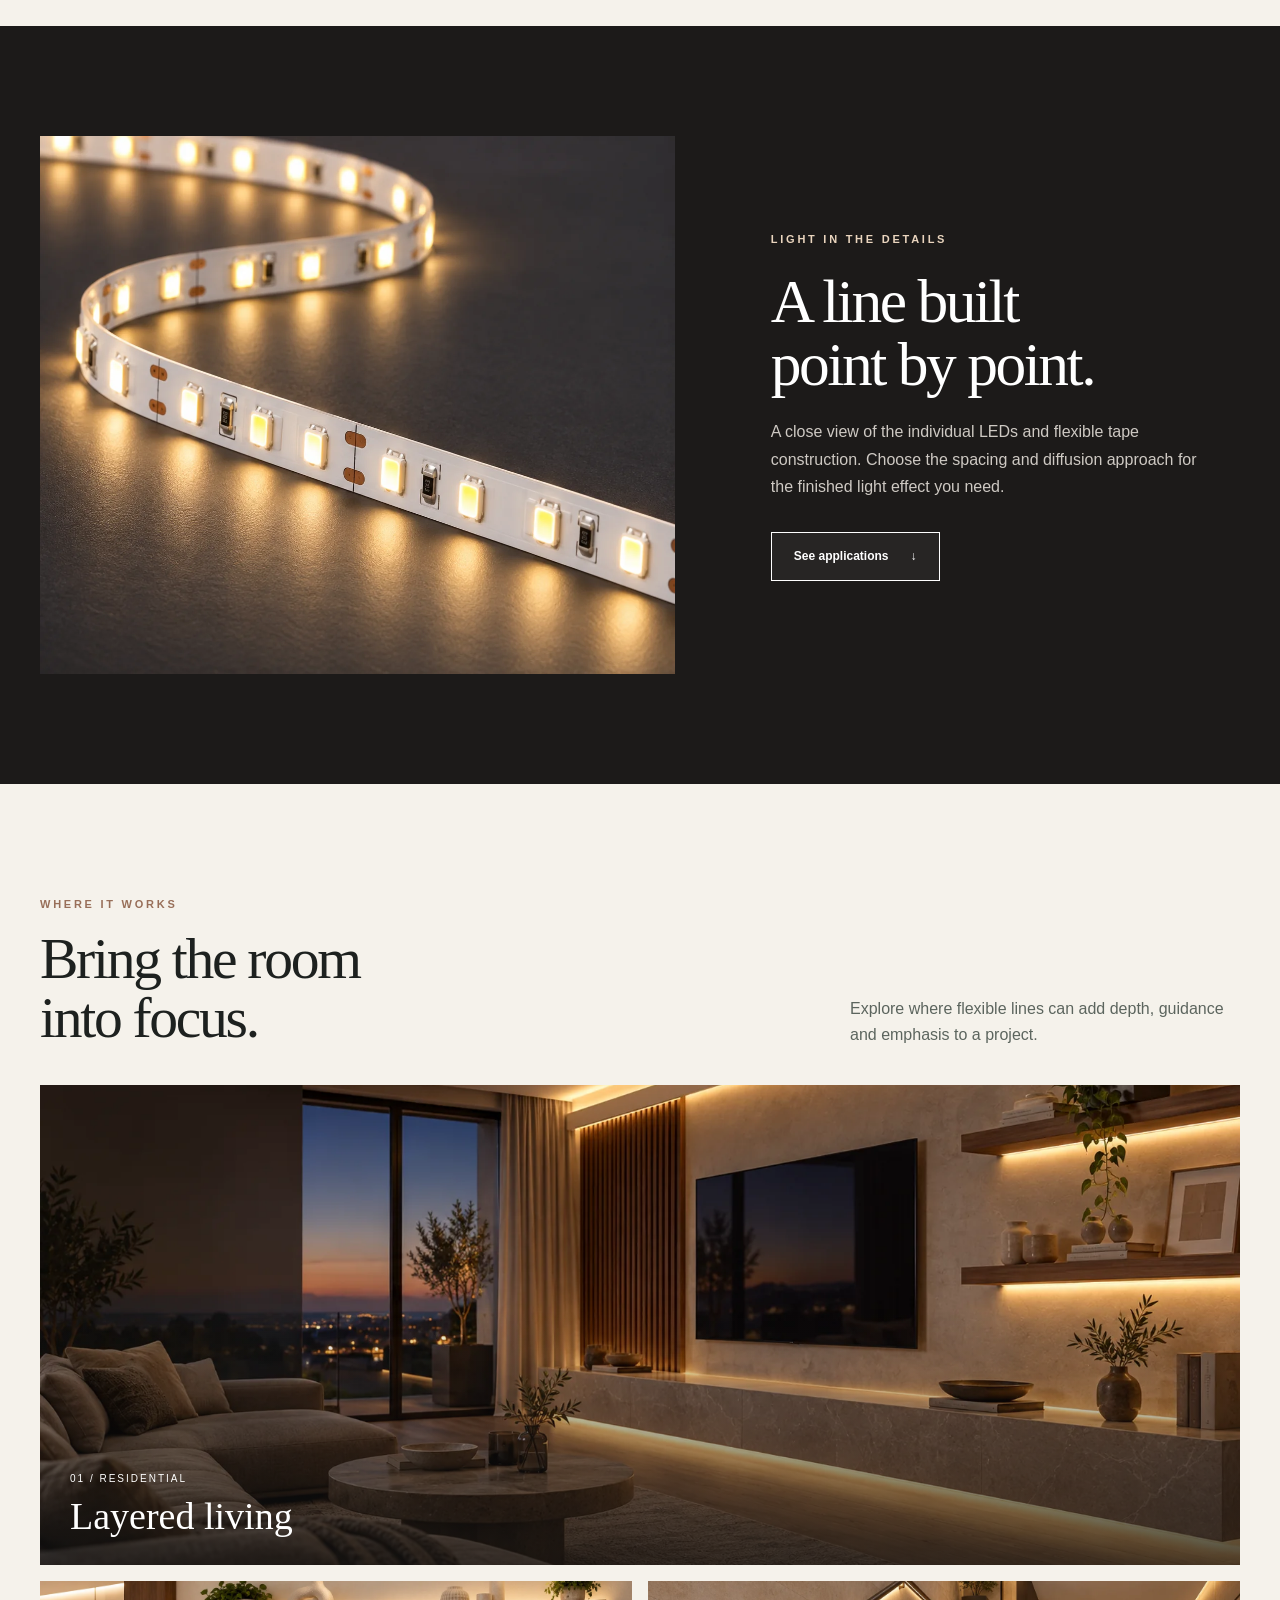
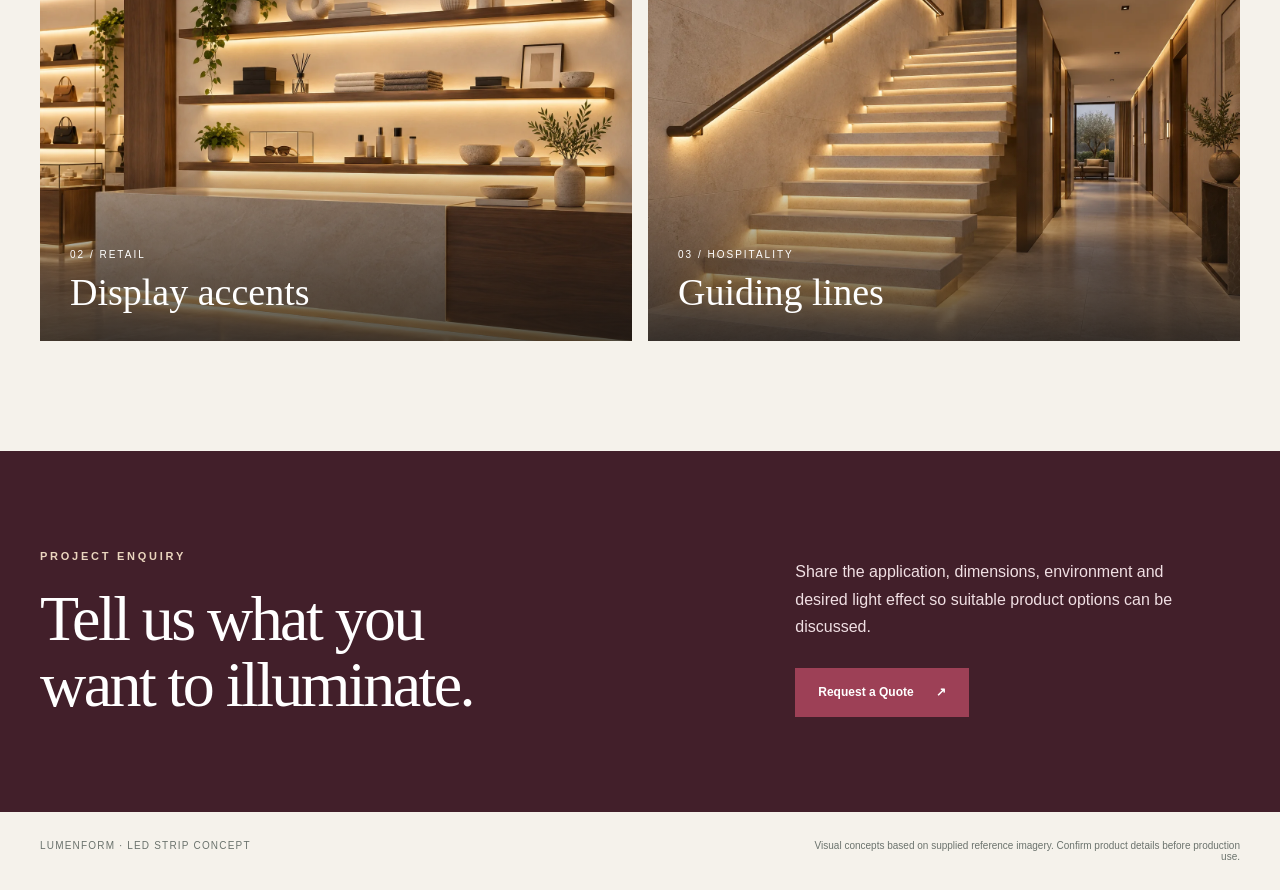
<file: interactive/led-strip.html>
<!doctype html>
<html lang="en">
<head>
  <meta charset="utf-8">
  <meta name="viewport" content="width=device-width, initial-scale=1">
  <meta name="description" content="Explore LED Strip product imagery and architectural applications for project enquiries.">
  <title>LED Strip — LUMENFORM</title>
  <link rel="stylesheet" href="product-page.css">
</head>
<body>
  <header class="site-header">
    <a class="brand" href="./?theme=d" aria-label="Lumenform home">LUMENFORM</a>
    <nav class="nav" aria-label="Main navigation">
      <a href="./?theme=d#catalog">Products</a><a href="./?theme=d#applications">Applications</a><a href="./?theme=d#process">OEM / ODM</a><a href="./?theme=d#contact">Enquiry</a>
    </nav>
    <a class="header-cta" href="./?theme=d&amp;product=LED%20Strip#contact">Request a Quote ↗</a>
  </header>
  <main>
    <section class="hero" aria-labelledby="hero-title">
      <img src="assets/led-strip/hero.webp" alt="Contemporary living room with LED lighting integrated into shelves and ceiling details" fetchpriority="high">
      <div class="hero-shade"></div>
      <div class="hero-content container"><span class="eyebrow">LED STRIP / FLEXIBLE LINEAR LIGHTING</span><h1 id="hero-title">Light the details<br>that define a space.</h1><p>Flexible LED tape for coves, displays and integrated architectural accents.</p>
        <div class="hero-actions"><a class="button button-filled" href="#product">Explore the product <span aria-hidden="true">↓</span></a><a class="button button-ghost" href="./?theme=d&amp;product=LED%20Strip#contact">Discuss a project <span aria-hidden="true">↗</span></a></div>
      </div>
      <div class="hero-index container"><span>01 / LED STRIP</span><span>PRODUCT & APPLICATION CONCEPT</span></div>
    </section>
    <section class="intro section container" id="product" aria-labelledby="product-title">
      <div class="intro-copy"><span class="eyebrow dark">THE PRODUCT</span><h2 id="product-title">A flexible line<br>for every detail.</h2><p>LED Strip gives project teams a versatile starting point for concealed lighting, accents and decorative lines. Review the installation profile, power and light output against the actual brief.</p>
        <ul class="use-list" aria-label="Application ideas"><li>Coves &amp; millwork</li><li>Retail displays</li><li>Stairs &amp; wayfinding</li></ul>
        <a class="text-link" href="./?theme=d&amp;product=LED%20Strip#contact">Ask about a LED Strip project <span aria-hidden="true">↗</span></a>
      </div>
      <figure class="product-figure"><img src="assets/led-strip/studio.webp" alt="Coiled flexible LED strip with visible individual LED packages and copper pads" loading="lazy"><figcaption>01 / PRODUCT FORM · STUDIO CONCEPT</figcaption></figure>
    </section>
    <section class="detail section" aria-labelledby="detail-title"><div class="container detail-grid">
      <figure class="detail-figure"><img src="assets/led-strip/lit-detail.webp" alt="Close-up of warm illuminated SMD LED packages on flexible strip" loading="lazy"></figure>
      <div class="detail-copy"><span class="eyebrow">LIGHT IN THE DETAILS</span><h2 id="detail-title">A line built<br>point by point.</h2><p>A close view of the individual LEDs and flexible tape construction. Choose the spacing and diffusion approach for the finished light effect you need.</p><a class="button button-ghost" href="#applications">See applications <span aria-hidden="true">↓</span></a></div>
    </div></section>
    <section class="applications section container" id="applications" aria-labelledby="applications-title">
      <div class="section-heading"><div><span class="eyebrow dark">WHERE IT WORKS</span><h2 id="applications-title">Bring the room<br>into focus.</h2></div><p>Explore where flexible lines can add depth, guidance and emphasis to a project.</p></div>
      <div class="application-grid"><article class="application-card wide"><img src="assets/led-strip/hero.webp" alt="Contemporary living room with LED lighting integrated into shelves and ceiling details" loading="lazy"><div class="application-label"><span>01 / RESIDENTIAL</span><h3>Layered living</h3></div></article>
<article class="application-card"><img src="assets/led-strip/application-a.webp" alt="Retail display shelves illuminated by integrated LED strip" loading="lazy"><div class="application-label"><span>02 / RETAIL</span><h3>Display accents</h3></div></article>
<article class="application-card"><img src="assets/led-strip/application-b.webp" alt="Hotel stair lighting with warm LED strip accents" loading="lazy"><div class="application-label"><span>03 / HOSPITALITY</span><h3>Guiding lines</h3></div></article></div>
    </section>
    <section class="closing" aria-labelledby="closing-title"><div class="container closing-grid"><div><span class="eyebrow">PROJECT ENQUIRY</span><h2 id="closing-title">Tell us what you<br>want to illuminate.</h2></div><div><p>Share the application, dimensions, environment and desired light effect so suitable product options can be discussed.</p><a class="button button-filled" href="./?theme=d&amp;product=LED%20Strip#contact">Request a Quote <span aria-hidden="true">↗</span></a></div></div></section>
  </main>
  <footer class="site-footer container"><span>LUMENFORM · LED STRIP CONCEPT</span><span>Visual concepts based on supplied reference imagery. Confirm product details before production use.</span></footer>
</body>
</html>
</file>
<file: interactive/styles.css>
:root{--ink:#121514;--muted:#5d625f;--accent:#b75c76;--bg:#f6f3ed;--line:rgba(0,0,0,.14)}
*{box-sizing:border-box}html{scroll-behavior:smooth}body{margin:0;font-family:Arial,Helvetica,sans-serif;background:var(--bg);color:var(--ink)}a{color:inherit;text-decoration:none}button,select{font:inherit}button{cursor:pointer}img{max-width:100%;display:block}h1,h2,h3,p{margin-top:0}.serif{font-family:Georgia,'Times New Roman',serif;font-weight:400;letter-spacing:-.035em}.container{width:min(1320px,calc(100% - 80px));margin:auto}.eyebrow{font-size:11px;letter-spacing:.25em;text-transform:uppercase;font-weight:700}.lead{line-height:1.6;max-width:510px}.button{display:inline-flex;align-items:center;justify-content:center;gap:14px;padding:14px 22px;border:1px solid currentColor;min-height:48px;font-size:13px;font-weight:700;transition:transform .2s,background .2s}.button:hover{transform:translateY(-3px)}.button-solid{border-color:transparent;background:var(--accent);color:#fff}.button-outline{background:transparent}.section{padding:92px 0}.section h2{font-size:clamp(36px,4vw,64px);line-height:1.06;margin-bottom:24px}.section-heading{display:flex;align-items:end;justify-content:space-between;gap:32px;margin-bottom:35px}.section-heading .lead{margin-bottom:0}.site-header{height:76px;display:flex;align-items:center;justify-content:space-between;padding:0 40px;position:relative;z-index:10}.brand{font-size:22px;letter-spacing:.25em;font-weight:500;white-space:nowrap}.nav{display:flex;gap:32px;align-items:center;font-size:12px}.header-cta{border:1px solid currentColor;padding:11px 18px;font-size:12px}.demo-switcher{position:fixed;z-index:100;right:20px;bottom:18px;display:flex;gap:3px;padding:5px;background:rgba(12,15,17,.88);color:#fff;box-shadow:0 12px 35px #0004;backdrop-filter:blur(12px);border-radius:10px}.demo-switcher a{display:flex;align-items:center;gap:7px;padding:9px 12px;font-size:11px;white-space:nowrap;border-radius:7px;opacity:.65}.demo-switcher a.active{background:#fff;color:#111;opacity:1}.demo-switcher span{font-weight:800}.scroll-progress{position:fixed;z-index:110;left:0;top:0;width:0;height:3px;background:#dcb97a}.reveal{opacity:0;transform:translateY(35px);transition:opacity .7s ease,transform .7s ease}.reveal.visible{opacity:1;transform:none}.theme-d{--bg:#101013;--ink:#fff;--muted:#c7b9bb;--accent:#9e344f;--line:rgba(255,255,255,.16);background:var(--bg);color:var(--ink)}.theme-d .site-header{background:#100b0f}.theme-d .hero{min-height:min(700px,78vh);position:relative;overflow:hidden;background:#260b13}.theme-d .hero-image{position:absolute;inset:0;background:url('hero-d.png') center 45%/cover;transform:scale(calc(1 + var(--scroll-scale,0)));will-change:transform}.theme-d .hero:after{content:'';position:absolute;inset:0;background:linear-gradient(90deg,rgba(15,4,9,.82) 0%,rgba(15,4,9,.52) 36%,transparent 68%)}.theme-d .hero-content{position:relative;z-index:1;padding-top:clamp(100px,12vw,190px);padding-bottom:100px}.theme-d h1{font-size:clamp(54px,6vw,96px);line-height:.98;max-width:650px;margin:20px 0 25px}.theme-d .hero .lead{color:#e8d9d7}.theme-d .hero-actions{display:flex;gap:13px;margin-top:30px}.theme-d .model-section{background:radial-gradient(circle at 35% 50%,#44222c,#171316 55%,#0d0d0f);min-height:710px}.studio-grid{display:grid;grid-template-columns:1.2fr .8fr;gap:55px;align-items:center}.model-frame{border:1px solid #ffffff26;min-height:500px;position:relative;overflow:hidden;background:radial-gradient(circle at 50% 48%,#6d3d37,#211b20 55%,#110f13 82%)}.model-frame:before{content:'';position:absolute;left:12%;right:12%;bottom:7%;height:18%;background:#ffb95f24;filter:blur(35px);border-radius:50%}.model-frame canvas{position:absolute;inset:0;width:100%;height:100%;touch-action:none;cursor:grab}.model-frame canvas:active{cursor:grabbing}.model-label{position:absolute;left:24px;bottom:20px;z-index:1;font-size:11px;letter-spacing:.18em;text-transform:uppercase}.model-tag{position:absolute;right:24px;top:20px;font-size:11px;letter-spacing:.18em;text-transform:uppercase}.studio-copy h2{font-size:clamp(38px,4vw,70px)}.studio-copy p{color:#d0bfc1}.product-pills{display:flex;flex-wrap:wrap;gap:8px;margin:24px 0}.product-pills button{border:1px solid #ffffff42;background:transparent;color:#fff;padding:9px 12px;font-size:12px}.product-pills button.selected{border-color:#ffc283;background:#ffc283;color:#231214}.theme-d .story-section{background:#171719}.story-cards{display:grid;grid-template-columns:repeat(3,1fr);gap:16px}.story-card{min-height:320px;padding:26px;border:1px solid #ffffff2a;display:flex;flex-direction:column;justify-content:end;background:linear-gradient(180deg,transparent,#170a0de6),url('hero-d.png') center/cover}.story-card:nth-child(2){background-position:65% center}.story-card:nth-child(3){background-position:85% center}.story-card strong{font:32px Georgia,serif;font-weight:400}.story-card p{font-size:13px;line-height:1.5;color:#eee;margin:10px 0 0}.theme-d .closing{background:#371923;padding:85px 0}.theme-e{--bg:#f3f0e9;--ink:#143d31;--muted:#596963;--accent:#174c3c;background:var(--bg)}.theme-e .site-header{background:#f9f7f1}.theme-e .hero{height:min(760px,83vh);min-height:560px;position:relative;overflow:hidden;color:#fff;background:#483c2e}.theme-e .hero-image{position:absolute;inset:0;background:url('hero-e.png') center/cover;filter:var(--scene-filter,sepia(.15) saturate(1.12));transform:scale(calc(1 + var(--scroll-scale,0)));transition:filter .7s ease;will-change:transform}.theme-e .hero:after{content:'';position:absolute;inset:0;background:linear-gradient(90deg,#1f271da6,transparent 70%),linear-gradient(0deg,#10140d5e,transparent 45%)}.theme-e .hero-content{position:relative;z-index:1;padding-top:clamp(140px,18vh,220px)}.theme-e h1{font-size:clamp(58px,6.5vw,102px);line-height:.98;max-width:700px;margin:18px 0 22px}.theme-e .hero .lead{font-size:16px}.scene-controls{position:absolute;z-index:2;right:40px;top:50%;transform:translateY(-50%);display:grid;gap:9px}.scene-controls button{border:1px solid #ffffffa8;background:#10160a60;color:#fff;width:100px;height:64px;backdrop-filter:blur(6px);font-size:12px}.scene-controls button.active{border:2px solid #edcb88;background:#382d1d9e}.theme-e .applications{background:#f5f2eb}.application-grid{display:grid;grid-template-columns:repeat(3,1fr);gap:13px}.application{height:430px;position:relative;overflow:hidden;background:url('hero-e.png') center/cover;color:white}.application:nth-child(2){background-position:54% center}.application:nth-child(3){background-position:100% center}.application:before{content:'';position:absolute;inset:0;background:linear-gradient(180deg,#0006,transparent 42%,#0008)}.application-copy{position:absolute;left:25px;top:25px;z-index:1}.application h3{font-size:35px;margin:0 0 9px}.application p{font-size:13px;line-height:1.5;max-width:210px}.compare-line{position:absolute;z-index:2;top:0;bottom:0;left:var(--split,50%);width:2px;background:#fff;pointer-events:none}.compare-line:after{content:'↔';position:absolute;top:50%;left:50%;transform:translate(-50%,-50%);background:#fff;color:#183627;border-radius:50%;width:38px;height:38px;display:grid;place-items:center;font-size:18px}.compare-muted{position:absolute;inset:0;background:#20272062;clip-path:inset(0 calc(100% - var(--split,50%)) 0 0);filter:grayscale(.75);pointer-events:none}.compare-range{position:absolute;z-index:3;inset:0;width:100%;height:100%;opacity:0;cursor:ew-resize}.compare-caption{position:absolute;bottom:20px;left:22px;right:22px;display:flex;justify-content:space-between;z-index:2;font-size:11px}.theme-e .product-strip{background:#e9e5dc}.product-row{display:grid;grid-template-columns:repeat(3,1fr);gap:18px}.product-row article{border-top:1px solid #9cac9e;padding-top:18px}.product-row h3{font-size:27px;margin:0 0 10px}.product-row p{font-size:13px;line-height:1.5;color:#596963}.theme-e .closing{background:#133c2f;color:white;padding:85px 0}.theme-f{--bg:#eff3f8;--ink:#0b1e45;--muted:#5c6880;--accent:#1b5cf0;background:var(--bg)}.theme-f .site-header{background:#fff}.theme-f .header-cta{border:0;background:#a1ef52;color:#0b1e45;font-weight:700}.theme-f .hero{min-height:710px;background:#eaf0f6;position:relative;overflow:hidden}.theme-f .hero-image{position:absolute;inset:0;background:url('hero-f.png') center/cover;transform:scale(calc(1 + var(--scroll-scale,0))) rotateX(var(--tilt-x,0deg)) rotateY(var(--tilt-y,0deg));transform-origin:50% 50%;will-change:transform}.theme-f .hero:after{content:'';position:absolute;inset:0;background:linear-gradient(90deg,#edf2f9f2 0%,#edf2f9ad 24%,transparent 50%,#edf2f9a8 79%,#edf2f9ed)}.theme-f .hero-layout{position:relative;z-index:1;display:grid;grid-template-columns:300px 1fr 295px;gap:24px;align-items:center;min-height:710px}.theme-f h1{font-size:clamp(52px,5vw,78px);line-height:.97;margin:19px 0 23px}.theme-f h1 em{font-style:normal;color:#1859e8}.theme-f .hero-copy .lead{font-size:16px;color:#455a7b}.config-panel{background:#fff;padding:25px;box-shadow:0 12px 50px #36507921;border:1px solid #d8e1ec}.config-panel h2{font-size:24px;margin:0 0 9px}.config-panel p{font-size:13px;color:#66748b;line-height:1.5}.config-panel label{display:block;font-size:11px;font-weight:700;margin-top:15px}.config-panel select{width:100%;height:40px;margin-top:6px;padding:0 10px;border:1px solid #cad5e4;background:#f7f9fc;color:#17294c;font-size:12px}.config-panel .button{width:100%;margin-top:20px;background:#1b5cf0;color:white;border:0}.theme-f .steps{background:white;padding:45px 0}.steps-grid{display:grid;grid-template-columns:repeat(3,1fr);gap:25px}.steps-grid article{display:flex;gap:16px;align-items:start}.step-no{width:48px;height:48px;flex:none;border-radius:50%;background:#e5edff;color:#1b5cf0;display:grid;place-items:center;font-size:24px;font-weight:700}.steps-grid h3{margin:3px 0 6px}.steps-grid p{font-size:13px;color:#617089;line-height:1.5}.theme-f .catalog{background:#eff3f8}.category-grid{display:grid;grid-template-columns:repeat(3,1fr);gap:12px}.category-grid article{background:#fff;border:1px solid #dae3ee;padding:24px;min-height:160px;transition:transform .2s,box-shadow .2s}.category-grid article:hover{transform:translateY(-4px);box-shadow:0 12px 22px #0a315014}.category-grid .num{font-size:11px;color:#1b5cf0}.category-grid h3{font-size:23px;margin:25px 0 10px}.category-grid p{font-size:12px;color:#62728d}.result{background:#0b2551;color:#fff;padding:70px 0}.result-layout{display:grid;grid-template-columns:1fr 1fr;gap:70px;align-items:center}.result h2{font-size:clamp(36px,4vw,60px)}.result p{line-height:1.6;color:#c7d5eb}.recommendation{background:#fff;color:#0b1e45;padding:30px;border-left:6px solid #a1ef52}.recommendation small{letter-spacing:.18em;text-transform:uppercase;color:#1b5cf0}.recommendation h3{font-size:30px;margin:18px 0 12px}.recommendation p{color:#617089;font-size:13px}.theme-f .closing{background:#e2eaf5;padding:70px 0}.closing-flex{display:flex;align-items:end;justify-content:space-between;gap:30px}.closing h2{margin-bottom:0}.footer{padding:30px 0;border-top:1px solid var(--line);font-size:11px;display:flex;justify-content:space-between;gap:20px}.footer a{text-decoration:underline}
@media(max-width:950px){.container{width:min(100% - 40px,1320px)}.site-header{padding:0 20px}.nav{gap:14px}.nav a:nth-child(n+3){display:none}.studio-grid,.result-layout{grid-template-columns:1fr}.theme-f .hero-layout{grid-template-columns:1fr 285px}.theme-f .hero-spacer{display:none}.theme-f .hero{min-height:640px}.theme-f .hero-layout{min-height:640px}.application-grid,.story-cards{grid-template-columns:repeat(3,1fr)}}
@media(max-width:700px){.demo-switcher{left:10px;right:10px;bottom:10px;justify-content:space-around}.demo-switcher a{font-size:10px;padding:8px 6px}.container{width:calc(100% - 36px)}.site-header{height:64px}.brand{font-size:16px}.nav{display:none}.header-cta{font-size:10px}.section{padding:60px 0}.section-heading,.closing-flex{display:block}.section h2{font-size:40px}.theme-d .hero,.theme-e .hero{min-height:680px;height:auto}.theme-d .hero-image{background-position:60% center}.theme-d .hero:after{background:linear-gradient(90deg,#120308d9,#12030867)}.theme-d .hero-content{padding-top:130px}.theme-d h1,.theme-e h1{font-size:55px}.theme-e .hero-content{padding-top:185px}.theme-e .hero:after{background:linear-gradient(90deg,#161e19a8,#161e1938)}.scene-controls{right:18px;top:80px;transform:none;display:flex}.scene-controls button{width:78px;height:44px}.studio-grid,.story-cards,.application-grid,.product-row,.category-grid,.steps-grid,.result-layout{grid-template-columns:1fr}.model-frame{min-height:380px}.story-card{min-height:230px}.application{height:310px}.theme-f .hero{min-height:830px}.theme-f .hero-layout{display:block;min-height:830px;padding-top:55px}.theme-f .hero-copy{max-width:310px}.theme-f h1{font-size:54px}.theme-f .hero-image{background-position:54% center}.theme-f .hero:after{background:linear-gradient(180deg,#edf2f9f5,#edf2f979 44%,#edf2f9d9 75%)}.config-panel{position:relative;margin-top:110px}.footer{padding-bottom:85px}}
@media(prefers-reduced-motion:reduce){html{scroll-behavior:auto}.reveal{opacity:1;transform:none;transition:none}.theme-d .hero-image,.theme-e .hero-image,.theme-f .hero-image{transform:none!important}.button{transition:none}}
.application:nth-child(2){background-image:url('retail-e.png');background-position:center}
.application:nth-child(3){background-image:url('exterior-e.png');background-position:center}
.application:nth-child(3):before{background:linear-gradient(180deg,#071c39b8,transparent 55%,#0009)}
.application:nth-child(3) .compare-muted{background:#0b193b9c}
@media(min-width:951px){.theme-f .hero-layout{grid-template-columns:350px 1fr 295px}}
.theme-d .hero-image{z-index:0}
.theme-d .hero:after{z-index:0;pointer-events:none}
.theme-d .hero-content{z-index:2}
.theme-d .hero-light-image,.theme-d .hero-light-halo{position:absolute;inset:0;z-index:1;pointer-events:none;opacity:0;transition:opacity .4s ease}
.theme-d .hero-light-image{background:url('hero-d-lit.png') center 45%/cover;transform:scale(calc(1 + var(--scroll-scale,0)));-webkit-mask-image:radial-gradient(circle 235px at var(--spot-x,50%) var(--spot-y,50%),#000 0%,#000 22%,#000b 53%,transparent 100%);mask-image:radial-gradient(circle 235px at var(--spot-x,50%) var(--spot-y,50%),#000 0%,#000 22%,#000b 53%,transparent 100%)}
.theme-d .hero-light-halo{background:radial-gradient(circle 250px at var(--spot-x,50%) var(--spot-y,50%),#ffca752b 0%,#ff9b2812 45%,transparent 78%);mix-blend-mode:screen}
.theme-d .hero.light-active .hero-light-image,.theme-d .hero.light-active .hero-light-halo{opacity:1}
@media(hover:none),(prefers-reduced-motion:reduce){.theme-d .hero-light-image,.theme-d .hero-light-halo{display:none}}

/* Product Studio: application story and B2B enquiry flow */
.d-application-stage{min-height:700px;height:min(790px,95vh);position:relative;overflow:hidden;background:#1f201d;color:#fff}
.d-scene-image{position:absolute;inset:-3%;background-position:center;background-size:cover;opacity:0;transform:scale(1.08) translateY(var(--scene-offset,0px));transition:opacity .7s ease,transform 1.1s ease;will-change:opacity,transform}
.d-scene-image.active{opacity:1;transform:scale(1.02) translateY(var(--scene-offset,0px))}
.d-scene-shade{position:absolute;inset:0;background:linear-gradient(90deg,#0a1112cf 0%,#0a111291 34%,#0a111238 67%,#0a11121c 100%),linear-gradient(0deg,#0b0b0ba6,transparent 45%)}
.d-application-content{position:relative;z-index:1;min-height:inherit;height:100%;display:flex;align-items:end;justify-content:space-between;gap:48px;padding-top:95px;padding-bottom:82px}
.d-app-copy{max-width:600px}.d-app-copy h2{font-size:clamp(52px,5.3vw,85px);line-height:1.02;margin:21px 0}.d-app-copy>p{font-size:16px;line-height:1.6;max-width:430px;color:#f0eae3}.d-app-products{display:grid;gap:7px;border-left:2px solid #e5b577;padding-left:17px;margin:28px 0}.d-app-products span{font-size:10px;letter-spacing:.2em;text-transform:uppercase;color:#ebd3ad}.d-app-products strong{font-size:14px;font-weight:600}.d-scene-nav{display:grid;width:245px;flex:none;gap:2px}.d-scene-nav button{display:flex;align-items:center;gap:15px;background:#07101591;border:1px solid #ffffff70;color:#fff;text-align:left;padding:19px 17px;font-size:15px;backdrop-filter:blur(8px);transition:background .25s,border-color .25s}.d-scene-nav button:hover,.d-scene-nav button.active{background:#efe5d9;color:#17201b;border-color:#efe5d9}.d-scene-nav span{font-size:10px;letter-spacing:.1em;opacity:.7}
.d-catalog{background:#f1eee8;color:#17201d}.d-catalog .eyebrow,.d-process .eyebrow{color:#8f715e}.d-catalog .lead{color:#53605b}.d-category-grid{display:grid;grid-template-columns:repeat(2,1fr);border-top:1px solid #c7c7be;border-left:1px solid #c7c7be}.d-category-grid article{min-height:190px;padding:27px 30px;border-right:1px solid #c7c7be;border-bottom:1px solid #c7c7be;transition:background .25s}.d-category-grid article:hover{background:#e5e0d7}.d-category-grid article>span{font-size:11px;color:#8c7468}.d-category-grid h3{font:30px Georgia,serif;font-weight:400;margin:30px 0 9px}.d-category-grid p{font-size:13px;line-height:1.55;color:#59645d;max-width:270px;margin:0}.d-catalog-cta{display:flex;align-items:center;justify-content:space-between;gap:20px;padding:27px 0;border-bottom:1px solid #b8bdb6}.d-catalog-cta p{margin:0;font-size:18px}.d-catalog-cta a{font-size:13px;font-weight:700;border-bottom:1px solid #8c7468;padding-bottom:5px}.d-catalog-cta a span{margin-left:15px}
.d-process{background:#19191a;color:#fff}.d-process .lead{color:#c4c4c1}.d-process-grid{display:grid;grid-template-columns:repeat(3,1fr);gap:23px}.d-process-grid article{border-top:1px solid #ffffff61;padding-top:26px}.d-process-grid article>span{color:#d8a7a8;text-transform:uppercase;letter-spacing:.18em;font-size:10px}.d-process-grid h3{font:31px Georgia,serif;font-weight:400;margin:45px 0 10px}.d-process-grid p{font-size:13px;line-height:1.65;color:#d0cdcb;max-width:290px}
.d-enquiry{background:#3b1c25;color:#fff;padding:100px 0}.d-enquiry-grid{display:grid;grid-template-columns:.95fr 1.05fr;gap:8%;align-items:start}.d-enquiry-intro h2{font-size:clamp(45px,5vw,78px);line-height:1.04;margin:22px 0 24px}.d-enquiry-intro>p{color:#dfcbd0;line-height:1.65;max-width:430px}.d-enquiry-points{display:grid;gap:11px;margin-top:35px}.d-enquiry-points span{border-top:1px solid #ffffff42;padding:12px 0;font-size:12px;letter-spacing:.07em}.d-enquiry-form{background:#faf8f5;color:#19201d;padding:35px 38px;box-shadow:0 25px 60px #1d070d66}.d-enquiry-form h3{font:38px Georgia,serif;font-weight:400;margin:0 0 8px}.d-enquiry-form>p{font-size:13px;color:#5e6560;margin:0 0 22px}.d-enquiry-form label{display:grid;gap:7px;font-size:12px;font-weight:700;margin-bottom:15px}.d-enquiry-form label em{color:#a03752;font-style:normal}.d-form-row{display:grid;grid-template-columns:1fr 1fr;gap:14px}.d-enquiry-form input,.d-enquiry-form select,.d-enquiry-form textarea{width:100%;border:1px solid #c8ccc6;border-radius:0;background:#fff;color:#1a211f;font:13px Arial,Helvetica,sans-serif;padding:11px 12px;outline:none;min-height:42px}.d-enquiry-form textarea{resize:vertical;min-height:100px}.d-enquiry-form input:focus,.d-enquiry-form select:focus,.d-enquiry-form textarea:focus{border-color:#8e3551;box-shadow:0 0 0 2px #8e35512b}.d-enquiry-form .button{background:#92374f;margin-top:5px}.d-form-status{border-left:3px solid #92374f;background:#f0e6e8;padding:12px;color:#3e202a!important;margin:16px 0 0!important;line-height:1.5}
@media(max-width:950px){.d-application-content{gap:20px}.d-scene-nav{width:190px}.d-category-grid{grid-template-columns:repeat(2,1fr)}.d-enquiry-grid{gap:5%}}
@media(max-width:700px){.d-application-stage{height:720px;min-height:720px}.d-scene-image{background-position:57% center}.d-scene-shade{background:linear-gradient(180deg,#0a111292 0%,#0a111242 37%,#0a1112aa 76%,#0a1112e3 100%)}.d-application-content{display:flex;flex-direction:column;align-items:stretch;justify-content:end;gap:28px;padding:60px 0 70px}.d-app-copy h2{font-size:47px}.d-app-copy>p{font-size:14px}.d-app-products{margin:20px 0}.d-scene-nav{width:100%;display:grid;grid-template-columns:repeat(3,1fr)}.d-scene-nav button{display:grid;gap:5px;justify-items:start;padding:11px 9px;font-size:11px}.d-category-grid,.d-process-grid,.d-enquiry-grid{grid-template-columns:1fr}.d-category-grid article{min-height:135px}.d-category-grid h3{margin:16px 0 7px}.d-catalog-cta{display:block}.d-catalog-cta a{display:inline-block;margin-top:15px}.d-process-grid article{padding-top:20px}.d-process-grid h3{margin:25px 0 10px}.d-enquiry{padding:65px 0 90px}.d-enquiry-form{padding:25px 20px;margin-top:30px}.d-form-row{grid-template-columns:1fr;gap:0}}
@media(prefers-reduced-motion:reduce){.d-scene-image{transition:none;transform:none!important}}
.d-prototype-note{display:block;color:#777f79;font-size:11px;margin-top:12px}
.d-scene-nav{align-self:center}
@media(max-width:700px){.d-scene-nav{align-self:stretch}}
.d-enquiry-form label{display:block}
.d-enquiry-form input,.d-enquiry-form select,.d-enquiry-form textarea{display:block;margin-top:7px}
.d-category-grid article>a{display:inline-block;margin-top:22px;border-bottom:1px solid #8f715e;padding-bottom:4px;font-size:12px;font-weight:700;color:#733a46}
.d-category-grid article>a:hover{color:#ad3656}
.d-category-grid article>a.d-detail-link{margin-right:22px;color:#9b3451}
.theme-d .hero-actions{flex-wrap:wrap;align-items:center}
.theme-d .hero-text-link{font-size:12px;font-weight:700;border-bottom:1px solid #f1d4ba;padding:8px 0;color:#f7e6d7;white-space:nowrap}
@media(max-width:700px){.theme-d .hero-text-link{margin-top:2px}}
</file>
<file: interactive/product-page.css>
:root{--ink:#1d211f;--cream:#f5f2eb;--accent:#9d4056;--dark:#1c1a19}
*{box-sizing:border-box}
html{scroll-behavior:smooth}
body{margin:0;background:var(--cream);color:var(--ink);font-family:Arial,Helvetica,sans-serif}
a{color:inherit;text-decoration:none}
img{display:block;max-width:100%}
h1,h2,h3,p,figure{margin:0}
.container{width:min(1320px,calc(100% - 80px));margin-inline:auto}
.section{padding-block:110px}
.eyebrow{font-size:11px;font-weight:700;letter-spacing:.25em;color:#ead5be}
.eyebrow.dark{color:#986f59}
.site-header{height:76px;background:#141113;color:#fff;display:flex;align-items:center;justify-content:space-between;padding-inline:40px;position:relative;z-index:4}
.brand{font-size:22px;letter-spacing:.25em;white-space:nowrap}
.site-header .nav{display:flex;align-items:center;gap:32px;font-size:12px}
.site-header .nav a:hover{text-decoration:underline;text-underline-offset:5px}
.header-cta{border:1px solid currentColor;padding:11px 18px;font-size:12px;white-space:nowrap}
.hero{height:min(760px,calc(100svh - 76px));min-height:590px;position:relative;overflow:hidden;background:#39261c;color:#fff}
.hero>img{width:100%;height:100%;object-fit:cover;object-position:center;position:absolute;inset:0}
.hero-shade{position:absolute;inset:0;background:linear-gradient(90deg,#140c09e8 0%,#1b100bc9 28%,#1b100b59 55%,transparent 78%),linear-gradient(0deg,#160d0b7d,transparent 24%)}
.hero-content{position:relative;z-index:1;padding-top:clamp(125px,15vh,210px)}
.hero h1,.intro h2,.detail h2,.applications h2,.closing h2{font-family:Georgia,'Times New Roman',serif;font-weight:400;letter-spacing:-.04em;line-height:1.02}
.hero h1{font-size:clamp(59px,6.5vw,105px);margin:22px 0 24px;max-width:850px}
.hero-content p{max-width:510px;line-height:1.65;font-size:16px;color:#f1e9e2}
.hero-actions{display:flex;flex-wrap:wrap;gap:12px;margin-top:34px}
.button{min-height:49px;display:inline-flex;align-items:center;justify-content:center;gap:22px;padding:13px 22px;border:1px solid currentColor;font-size:12px;font-weight:700;transition:transform .2s,background .2s}
.button:hover{transform:translateY(-3px)}
.button-filled{background:var(--accent);border-color:var(--accent);color:#fff}
.button-ghost{background:#ffffff0c;color:#fff}
.hero-index{position:absolute;left:0;right:0;bottom:22px;z-index:1;display:flex;justify-content:space-between;font-size:10px;letter-spacing:.18em;color:#e6dcd1}
.intro{display:grid;grid-template-columns:.85fr 1.15fr;gap:8%;align-items:center}
.intro h2,.applications h2{font-size:clamp(44px,4.5vw,70px);margin:18px 0 25px}
.intro-copy>p{line-height:1.7;color:#5c655e;max-width:480px}
.use-list{list-style:none;padding:0;margin:34px 0;max-width:470px;display:grid;gap:0}
.use-list li{padding:13px 0;border-top:1px solid #c6cbc3;font-size:12px;letter-spacing:.1em;text-transform:uppercase}
.use-list li:last-child{border-bottom:1px solid #c6cbc3}
.text-link{display:inline-block;border-bottom:1px solid #8e354f;padding-bottom:7px;font-size:13px;font-weight:700;color:#843b4e}
.text-link span{margin-left:20px}
.product-figure{background:#e9e6df}
.product-figure img{width:100%;aspect-ratio:1.2;object-fit:cover}
.product-figure figcaption{padding:15px 20px;font-size:10px;letter-spacing:.2em;color:#65716b}
.detail{background:var(--dark);color:#fff}
.detail-grid{display:grid;grid-template-columns:1.15fr .85fr;gap:8%;align-items:center}
.detail-figure{overflow:hidden;background:#302827}
.detail-figure img{width:100%;aspect-ratio:1.18;object-fit:cover}
.detail h2{font-size:clamp(45px,4.8vw,76px);margin:23px 0}
.detail-copy p{line-height:1.7;color:#cec9c3;max-width:450px;margin-bottom:32px}
.section-heading{display:flex;justify-content:space-between;align-items:end;gap:45px;margin-bottom:38px}
.section-heading>p{max-width:390px;line-height:1.6;color:#5c655e}
.applications h2{margin-bottom:0}
.application-grid{display:grid;grid-template-columns:repeat(2,1fr);gap:16px}
.application-card{position:relative;min-height:360px;overflow:hidden;background:#30302a;color:#fff}
.application-card.wide{grid-column:span 2;min-height:480px}
.application-card img{position:absolute;inset:0;width:100%;height:100%;object-fit:cover;transition:transform .6s}
.application-card:hover img{transform:scale(1.04)}
.application-card:after{content:"";position:absolute;inset:0;background:linear-gradient(0deg,#141414bd,transparent 53%)}
.application-label{position:absolute;z-index:1;bottom:27px;left:30px}
.application-label span{font-size:10px;letter-spacing:.2em}
.application-label h3{font:38px Georgia,'Times New Roman',serif;font-weight:400;margin-top:8px}
.closing{background:#421f2a;color:#fff;padding:95px 0}
.closing-grid{display:grid;grid-template-columns:1fr .7fr;gap:10%;align-items:end}
.closing h2{font-size:clamp(48px,5vw,80px);margin-top:22px}
.closing p{line-height:1.7;color:#f0dfe3;max-width:420px;margin-bottom:28px}
.site-footer{display:flex;justify-content:space-between;gap:25px;padding-block:28px;font-size:10px;letter-spacing:.12em;color:#6b736d}
.site-footer span:last-child{letter-spacing:0;text-align:right;max-width:440px}
@media(max-width:950px){.site-header .nav{gap:14px}.site-header .nav a:nth-child(n+3){display:none}}
@media(max-width:900px){.container{width:calc(100% - 48px)}.intro,.detail-grid{gap:5%}.site-header{padding-inline:24px}}
@media(max-width:700px){.container{width:calc(100% - 36px)}.site-header{height:65px;padding-inline:18px}.brand{font-size:16px;letter-spacing:.18em}.site-header .nav{display:none}.header-cta{font-size:10px;padding:10px}.hero{min-height:660px;height:calc(100svh - 65px)}.hero>img{object-position:63% center}.hero-shade{background:linear-gradient(90deg,#140c09d4,#1b100b74 78%),linear-gradient(0deg,#160d0b80,transparent 42%)}.hero-content{padding-top:125px}.hero h1{font-size:54px}.hero-content p{font-size:14px;max-width:330px}.hero-index{font-size:8px;gap:10px}.hero-index span:last-child{text-align:right}.section{padding-block:72px}.intro,.detail-grid,.closing-grid{grid-template-columns:1fr;gap:35px}.intro h2,.applications h2,.detail h2{font-size:48px}.product-figure img{aspect-ratio:1.1}.detail-figure img{aspect-ratio:1}.detail-copy{order:-1}.section-heading{display:block}.section-heading>p{margin-top:22px}.application-grid{grid-template-columns:1fr}.application-card,.application-card.wide{grid-column:auto;min-height:330px}.application-label{left:22px;bottom:22px}.application-label h3{font-size:31px}.closing{padding-block:70px}.closing h2{font-size:51px}.site-footer{display:block}.site-footer span{display:block}.site-footer span:last-child{text-align:left;margin-top:12px}}
@media(prefers-reduced-motion:reduce){html{scroll-behavior:auto}.button,.application-card img{transition:none}}
</file>
